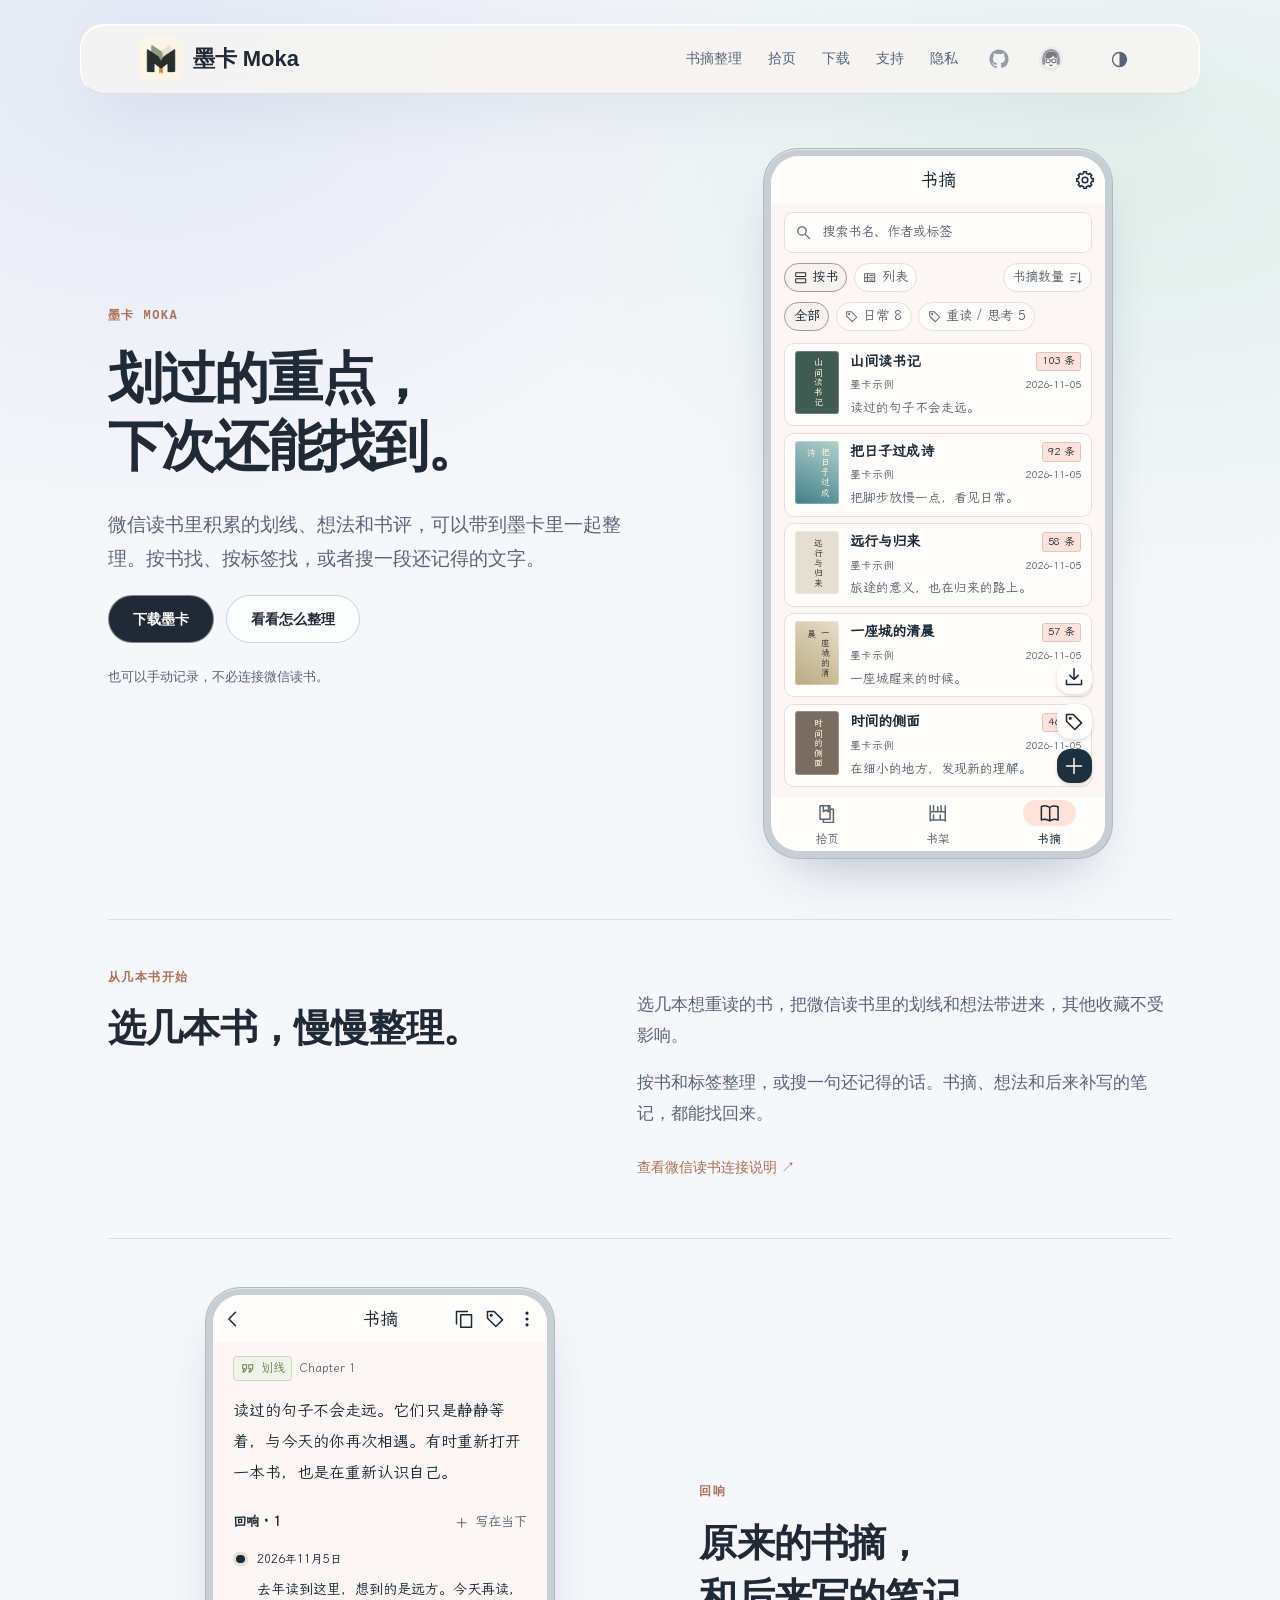
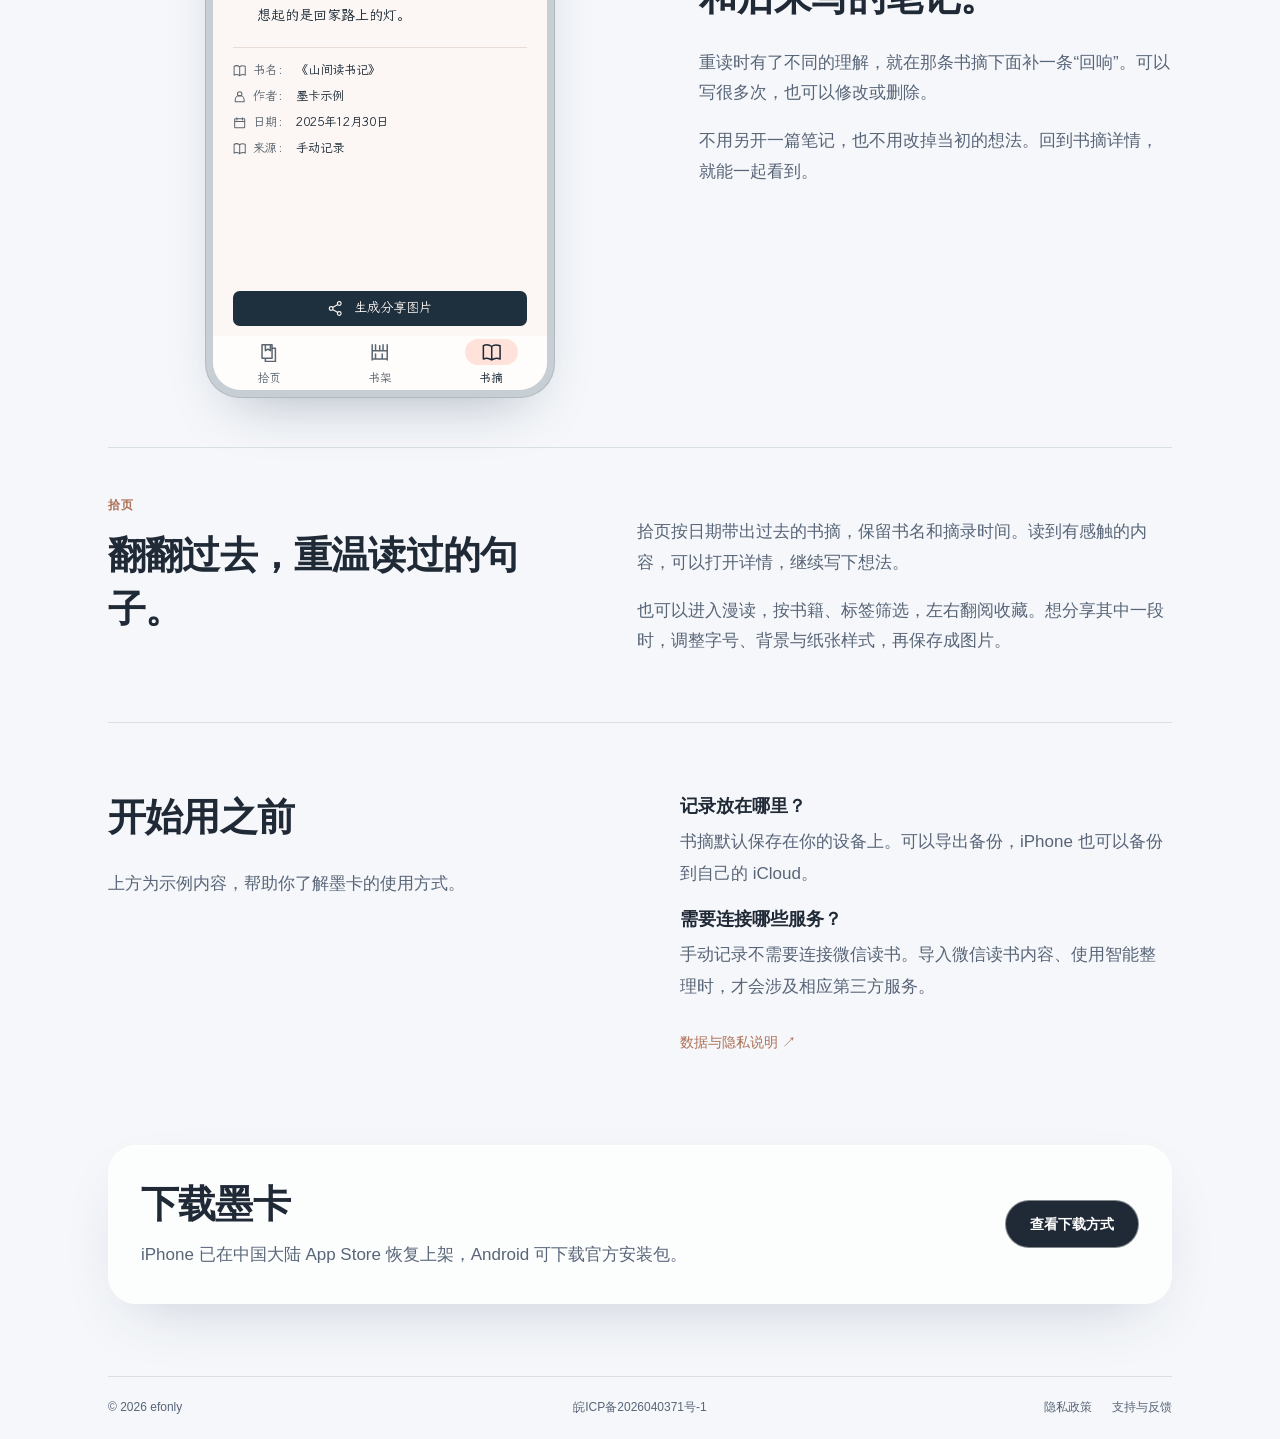
<file: index.html>
<!doctype html>
<html lang="zh-CN">
  <head>
<script src="assets/theme.js?v=54daf3537353"></script>
    <meta charset="utf-8">
    <meta name="viewport" content="width=device-width, initial-scale=1">
    <title>墨卡 Moka · 书摘与阅读笔记</title>
    <meta name="description" content="墨卡是一款阅读笔记整理工具。同步微信读书划线、想法与书评，按书、章节、分类、标签和关键词查看，并为旧书摘补充新的想法。">
    <link rel="describedby" href="llms.txt" type="text/plain">
    <link rel="icon" href="assets/moka.png?v=73ec5e3a110d">
    <link rel="stylesheet" href="assets/styles.css?v=0249830a5b6a">
  <link rel="stylesheet" href="assets/design.css?v=6422566b8742"><link rel="stylesheet" href="assets/product-preview.css?v=31b4fe821776">
<link rel="canonical" href="https://moka.efonly.cc/">
<meta property="og:type" content="website">
<meta property="og:site_name" content="墨卡 Moka">
<meta property="og:title" content="墨卡 Moka">
<meta property="og:description" content="同步、分类和回看书摘，也可以继续补充想法。">
<meta property="og:url" content="https://moka.efonly.cc/">
<meta property="og:locale" content="zh_CN">
<meta property="og:image" content="https://moka.efonly.cc/assets/moka.png?v=73ec5e3a110d">
<meta property="og:image:type" content="image/png">
<meta property="og:image:width" content="1024">
<meta property="og:image:height" content="1024">
<meta property="og:image:alt" content="墨卡 Moka 图标">
<meta name="twitter:card" content="summary">
<meta name="twitter:title" content="墨卡 Moka">
<meta name="twitter:description" content="同步、分类和回看书摘，也可以继续补充想法。">
<meta name="twitter:image" content="https://moka.efonly.cc/assets/moka.png?v=73ec5e3a110d">
<meta name="twitter:image:alt" content="墨卡 Moka 图标">
</head>
  <body class="product-site">
    <header class="site-header">
      <a class="brand" href="index.html" aria-label="墨卡首页">
        <img src="assets/moka.png?v=73ec5e3a110d" alt="">
        <span>墨卡 Moka</span>
      </a>
      <nav class="nav" aria-label="主导航">
        <a class="nav-product" href="#organize">书摘整理</a>
        <a class="nav-product" href="#memory">拾页</a>
        <a href="download.html">下载</a>
        <a href="support.html">支持</a>
        <a href="privacy.html">隐私</a>
        <a class="nav-icon-link" href="https://github.com/barks-sun/moka-site/releases" aria-label="GitHub Releases" title="GitHub Releases" target="_blank" rel="noopener noreferrer">
          <svg class="github-icon" viewBox="0 0 24 24" aria-hidden="true" focusable="false">
            <path d="M12 .5C5.65 .5.5 5.65.5 12c0 5.08 3.29 9.39 7.86 10.92.58.1.79-.25.79-.56 0-.28-.01-1.02-.02-2-3.2.69-3.88-1.54-3.88-1.54-.52-1.33-1.27-1.69-1.27-1.69-1.04-.71.08-.7.08-.7 1.15.08 1.76 1.18 1.76 1.18 1.02 1.75 2.68 1.25 3.33.95.1-.74.4-1.25.72-1.54-2.55-.29-5.23-1.28-5.23-5.68 0-1.26.45-2.28 1.18-3.08-.12-.29-.51-1.46.11-3.04 0 0 .96-.31 3.15 1.18.91-.25 1.89-.38 2.86-.38.97 0 1.95.13 2.86.38 2.19-1.49 3.15-1.18 3.15-1.18.62 1.58.23 2.75.11 3.04.74.8 1.18 1.82 1.18 3.08 0 4.42-2.69 5.39-5.25 5.68.41.35.77 1.04.77 2.1 0 1.52-.01 2.74-.01 3.11 0 .31.21.67.8.56A11.51 11.51 0 0 0 23.5 12C23.5 5.65 18.35.5 12 .5Z"/>
          </svg>
        </a>
      <a class="back-home" href="https://efonly.cc/" aria-label="返回 efonly 主站" title="返回 efonly 主站"><img src="assets/efonly.svg?v=29b9c1b591b3" alt="" width="28" height="28"></a></nav>
    </header>

    <main class="product-story refined-story">
<section class="story-hero">
<div class="story-copy"><p class="eyebrow">墨卡 Moka</p><h1>划过的重点，<br>下次还能找到。</h1><p class="story-lead">微信读书里积累的划线、想法和书评，可以带到墨卡里一起整理。按书找、按标签找，或者搜一段还记得的文字。</p><div class="hero-actions"><a class="button primary" href="download.html">下载墨卡</a><a class="button secondary" href="#organize">看看怎么整理</a></div><p class="story-note">也可以手动记录，不必连接微信读书。</p></div>
<figure class="product-preview preview-moka"><div class="preview-device" role="img" aria-label="墨卡按书查看书摘，展示搜索、标签、数量与底部导航"><div class="preview-screen" aria-hidden="true"><div class="rep-moka-nav"><b>书摘</b><span><svg viewBox="0 0 24 24"><path d="M19.39,8.94 L19.83,10.34 L21.85,10.26 L21.85,13.74 L19.83,13.66 L19.39,15.06 L18.71,16.36 L20.19,17.74 L17.74,20.19 L16.36,18.71 L15.06,19.39 L13.66,19.83 L13.74,21.85 L10.26,21.85 L10.34,19.83 L8.94,19.39 L7.64,18.71 L6.26,20.19 L3.81,17.74 L5.29,16.36 L4.61,15.06 L4.17,13.66 L2.15,13.74 L2.15,10.26 L4.17,10.34 L4.61,8.94 L5.29,7.64 L3.81,6.26 L6.26,3.81 L7.64,5.29 L8.94,4.61 L10.34,4.17 L10.26,2.15 L13.74,2.15 L13.66,4.17 L15.06,4.61 L16.36,5.29 L17.74,3.81 L20.19,6.26 L18.71,7.64 Z"/><circle cx="12" cy="12" r="3.4"/></svg></span></div><div class="rep-moka-body"><div class="rep-search"><svg viewBox="0 0 24 24"><circle cx="10" cy="10" r="6"/><path d="m15 15 6 6"/></svg><span>搜索书名、作者或标签</span></div><div class="rep-sort"><span class="active"><svg viewBox="0 0 24 24"><rect x="3" y="3" width="18" height="7" rx="1"/><rect x="3" y="14" width="18" height="7" rx="1"/></svg>按书</span><span><svg viewBox="0 0 24 24"><path d="M3 5h18v14H3zM8 5v14M3 12h18M12 8h6M12 16h6"/></svg>列表</span><span class="sort-end">书摘数量 <svg viewBox="0 0 24 24"><path d="M3 5h11M3 11h8M3 17h5M19 3v18m-3-3 3 3 3-3"/></svg></span></div><div class="rep-tags"><span class="active">全部</span><span><svg viewBox="0 0 24 24"><path d="M3 3h8l10 10-8 8L3 11Z"/><circle cx="7.5" cy="7.5" r="1"/></svg>日常 8</span><span><svg viewBox="0 0 24 24"><path d="M3 3h8l10 10-8 8L3 11Z"/><circle cx="7.5" cy="7.5" r="1"/></svg>重读 / 思考 5</span></div><div class="rep-books"><div class="rep-book"><div class="rep-cover cover-0">山间读书记</div><div class="rep-book-content"><div><strong>山间读书记</strong><em>103 条</em></div><div class="rep-meta"><span>墨卡示例</span><time>2026-11-05</time></div><p>读过的句子不会走远。</p></div></div><div class="rep-book"><div class="rep-cover cover-1">把日子过成诗</div><div class="rep-book-content"><div><strong>把日子过成诗</strong><em>92 条</em></div><div class="rep-meta"><span>墨卡示例</span><time>2026-11-05</time></div><p>把脚步放慢一点，看见日常。</p></div></div><div class="rep-book"><div class="rep-cover cover-2">远行与归来</div><div class="rep-book-content"><div><strong>远行与归来</strong><em>58 条</em></div><div class="rep-meta"><span>墨卡示例</span><time>2026-11-05</time></div><p>旅途的意义，也在归来的路上。</p></div></div><div class="rep-book"><div class="rep-cover cover-3">一座城的清晨</div><div class="rep-book-content"><div><strong>一座城的清晨</strong><em>57 条</em></div><div class="rep-meta"><span>墨卡示例</span><time>2026-11-05</time></div><p>一座城醒来的时候。</p></div></div><div class="rep-book"><div class="rep-cover cover-4">时间的侧面</div><div class="rep-book-content"><div><strong>时间的侧面</strong><em>46 条</em></div><div class="rep-meta"><span>墨卡示例</span><time>2026-11-05</time></div><p>在细小的地方，发现新的理解。</p></div></div></div><div class="rep-fabs"><span><svg viewBox="0 0 24 24"><path d="M12 2v13m-5-5 5 5 5-5M3 16v5h18v-5"/></svg></span><span><svg viewBox="0 0 24 24"><path d="M3 3h8l10 10-8 8L3 11Z"/><circle cx="7.5" cy="7.5" r="1"/></svg></span><span><svg viewBox="0 0 24 24"><path d="M12 3v18M3 12h18"/></svg></span></div></div><div class="rep-tabs"><span class=""><svg viewBox="0 0 24 24"><path d="M4 3h12v16H4zM8 3v7l3-2 3 2V3M16 7h4v16H8v-4"/></svg><small>拾页</small></span><span class=""><svg viewBox="0 0 24 24"><path d="M3 3v18M21 3v18M3 10h18M3 20h18M7 3v7M12 4v6M16 3v7M7 14v6M15 14v6"/></svg><small>书架</small></span><span class="active"><svg viewBox="0 0 24 24"><path d="M12 5C8 2 4 3 2 4v16c4-2 7-1 10 1 3-2 6-3 10-1V4c-3-1-7-2-10 1v16"/></svg><small>书摘</small></span></div></div></div></figure>
</section>
<section class="story-row story-text" id="organize">
<div class="story-copy"><p class="eyebrow">从几本书开始</p><h2>选几本书，<br>慢慢整理。</h2><p>选几本想重读的书，把微信读书里的划线和想法带进来，其他收藏不受影响。</p><p>按书和标签整理，或搜一句还记得的话。书摘、想法和后来补写的笔记，都能找回来。</p><a class="story-link" href="support.html#weread">查看微信读书连接说明 ↗</a></div>

</section>
<section class="story-row story-reverse" id="reflections">
<div class="story-copy"><p class="eyebrow">回响</p><h2>原来的书摘，<br>和后来写的笔记。</h2><p>重读时有了不同的理解，就在那条书摘下面补一条“回响”。可以写很多次，也可以修改或删除。</p><p>不用另开一篇笔记，也不用改掉当初的想法。回到书摘详情，就能一起看到。</p></div>
<figure class="product-preview preview-moka"><div class="preview-device" role="img" aria-label="墨卡书摘详情，展示原文、回响、书籍信息与分享入口"><div class="preview-screen" aria-hidden="true"><div class="rep-moka-nav detail"><span><svg viewBox="0 0 24 24"><path d="m15 4-8 8 8 8"/></svg></span><b>书摘</b><span><svg viewBox="0 0 24 24"><path d="M8 7h13v15H8zM16 3H3v15"/></svg><svg viewBox="0 0 24 24"><path d="M3 3h8l10 10-8 8L3 11Z"/><circle cx="7.5" cy="7.5" r="1"/></svg><svg viewBox="0 0 24 24"><circle cx="12" cy="5" r="1"/><circle cx="12" cy="12" r="1"/><circle cx="12" cy="19" r="1"/></svg></span></div><div class="rep-detail"><div class="rep-chapter"><span><svg viewBox="0 0 24 24"><path d="M3 5h7v7l-4 6H3l4-6H3ZM14 5h7v7l-4 6h-3l4-6h-4Z"/></svg>划线</span>Chapter 1</div><div class="rep-quote">读过的句子不会走远。它们只是静静等着，与今天的你再次相遇。有时重新打开一本书，也是在重新认识自己。</div><div class="rep-echo-title"><b>回响 · 1</b><span><svg viewBox="0 0 24 24"><path d="M12 4v16M4 12h16"/></svg>写在当下</span></div><div class="rep-echo"><i></i><div><time>2026年11月5日</time><p>去年读到这里，想到的是远方。今天再读，想起的是回家路上的灯。</p></div></div><div class="rep-book-info"><div><svg viewBox="0 0 24 24"><path d="M12 5C8 2 4 3 2 4v16c4-2 7-1 10 1 3-2 6-3 10-1V4c-3-1-7-2-10 1v16"/></svg>书名： <b>《山间读书记》</b></div><div><svg viewBox="0 0 24 24"><circle cx="12" cy="7" r="4"/><path d="M4 21v-3a8 8 0 0 1 16 0v3Z"/></svg>作者： <b>墨卡示例</b></div><div><svg viewBox="0 0 24 24"><rect x="3" y="5" width="18" height="16" rx="1"/><path d="M3 10h18M7 3v4M17 3v4"/></svg>日期： <b>2025年12月30日</b></div><div><svg viewBox="0 0 24 24"><path d="M12 5C8 2 4 3 2 4v16c4-2 7-1 10 1 3-2 6-3 10-1V4c-3-1-7-2-10 1v16"/></svg>来源： <b>手动记录</b></div></div><div class="rep-share"><svg viewBox="0 0 24 24"><circle cx="18" cy="4" r="3"/><circle cx="5" cy="12" r="3"/><circle cx="18" cy="20" r="3"/><path d="m8 10 7-4M8 14l7 4"/></svg>生成分享图片</div></div><div class="rep-tabs"><span class=""><svg viewBox="0 0 24 24"><path d="M4 3h12v16H4zM8 3v7l3-2 3 2V3M16 7h4v16H8v-4"/></svg><small>拾页</small></span><span class=""><svg viewBox="0 0 24 24"><path d="M3 3v18M21 3v18M3 10h18M3 20h18M7 3v7M12 4v6M16 3v7M7 14v6M15 14v6"/></svg><small>书架</small></span><span class="active"><svg viewBox="0 0 24 24"><path d="M12 5C8 2 4 3 2 4v16c4-2 7-1 10 1 3-2 6-3 10-1V4c-3-1-7-2-10 1v16"/></svg><small>书摘</small></span></div></div></div></figure>
</section>
<section class="story-row story-text" id="memory">
<div class="story-copy"><p class="eyebrow">拾页</p><h2>翻翻过去，<br>重温读过的句子。</h2><p>拾页按日期带出过去的书摘，保留书名和摘录时间。读到有感触的内容，可以打开详情，继续写下想法。</p><p>也可以进入漫读，按书籍、标签筛选，左右翻阅收藏。想分享其中一段时，调整字号、背景与纸张样式，再保存成图片。</p></div>

</section>
<section class="story-facts"><div><h2>开始用之前</h2><p>上方为示例内容，帮助你了解墨卡的使用方式。</p></div><div><h3>记录放在哪里？</h3><p>书摘默认保存在你的设备上。可以导出备份，iPhone 也可以备份到自己的 iCloud。</p><h3>需要连接哪些服务？</h3><p>手动记录不需要连接微信读书。导入微信读书内容、使用智能整理时，才会涉及相应第三方服务。</p><a class="story-link" href="privacy.html">数据与隐私说明 ↗</a></div></section>
<section class="story-end"><div><h2>下载墨卡</h2><p>iPhone 已在中国大陆 App Store 恢复上架，Android 可下载官方安装包。</p></div><a class="button primary" href="download.html">查看下载方式</a></section>
</main>

    <footer class="site-footer"><span class="footer-copyright">© 2026 efonly</span><p class="site-registration"><a href="https://beian.miit.gov.cn/" target="_blank" rel="noopener noreferrer">皖ICP备2026040371号-1</a></p><div class="footer-links"><a href="privacy.html">隐私政策</a><a href="support.html">支持与反馈</a></div></footer>
  </body>
</html>
</file>
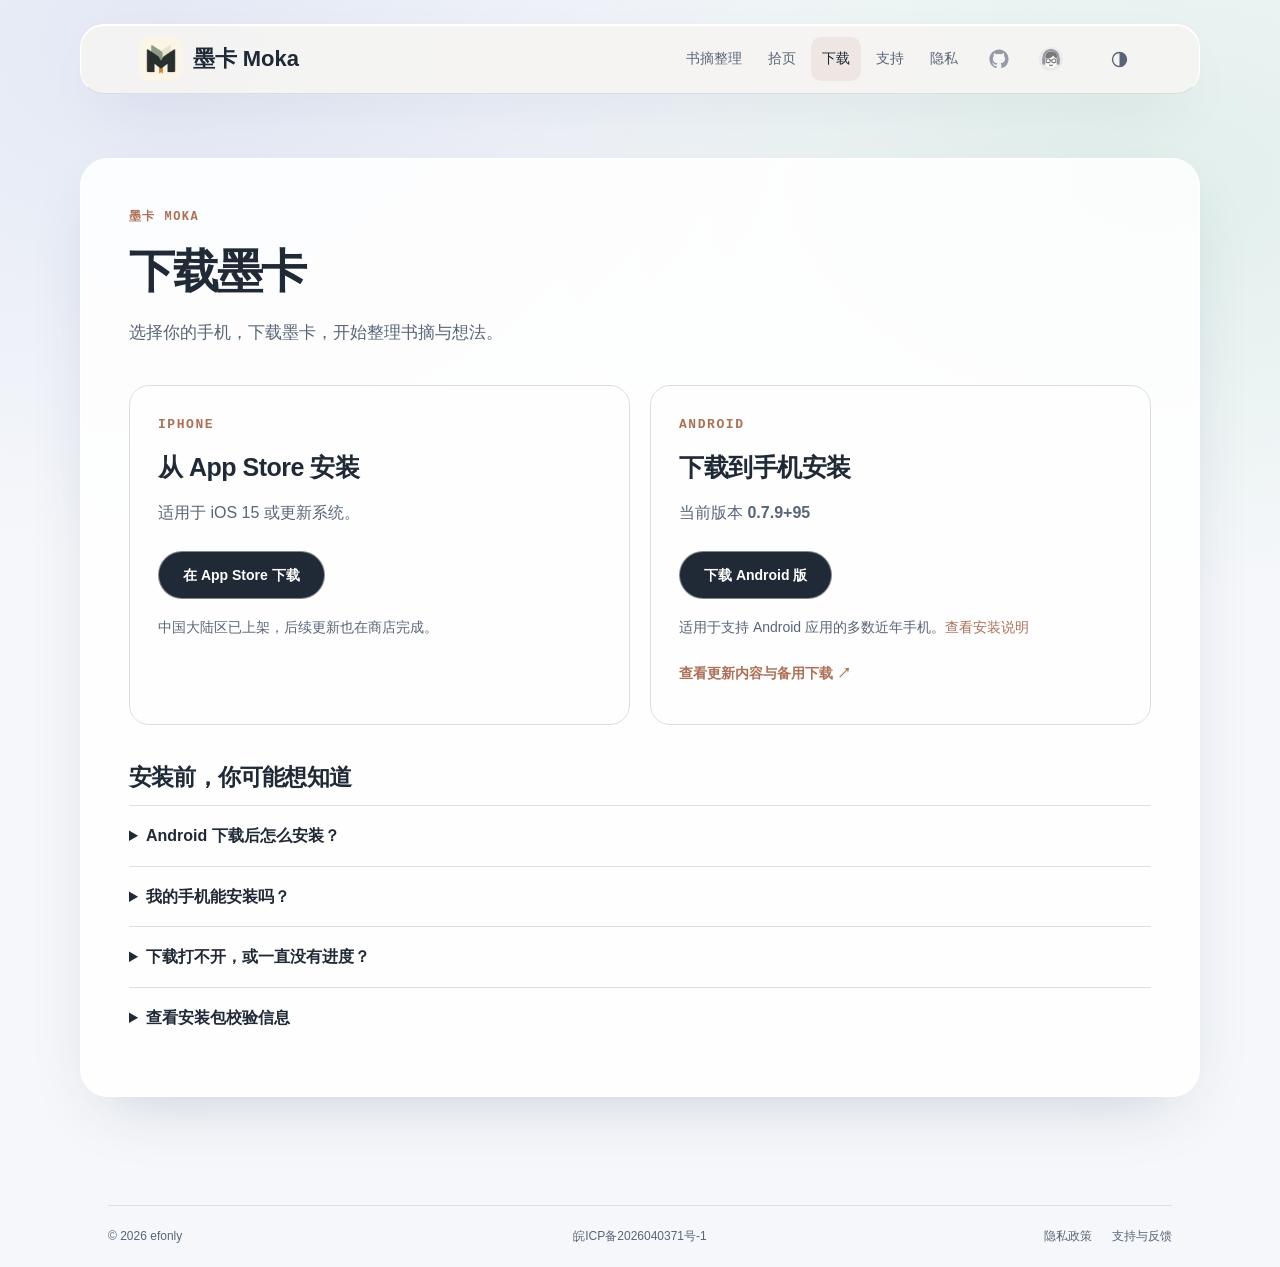
<file: download.html>
<!doctype html>
<html lang="zh-CN">
  <head>
<script src="assets/theme.js?v=54daf3537353"></script>
    <meta charset="utf-8">
    <meta name="viewport" content="width=device-width, initial-scale=1">
    <title>下载 | 墨卡</title>
    <meta name="description" content="墨卡官方下载入口。">
    <link rel="describedby" href="llms.txt" type="text/plain">
    <link rel="icon" href="assets/moka.png?v=73ec5e3a110d">
    <link rel="stylesheet" href="assets/styles.css?v=0249830a5b6a">
  <link rel="stylesheet" href="assets/design.css?v=6422566b8742">
<link rel="canonical" href="https://moka.efonly.cc/download.html">
<meta property="og:type" content="website">
<meta property="og:site_name" content="墨卡 Moka">
<meta property="og:title" content="下载 | 墨卡">
<meta property="og:description" content="墨卡官方下载入口。">
<meta property="og:url" content="https://moka.efonly.cc/download.html">
<meta property="og:locale" content="zh_CN">
<meta property="og:image" content="https://moka.efonly.cc/assets/moka.png?v=73ec5e3a110d">
<meta property="og:image:type" content="image/png">
<meta property="og:image:width" content="1024">
<meta property="og:image:height" content="1024">
<meta property="og:image:alt" content="墨卡 Moka 图标">
<meta name="twitter:card" content="summary">
<meta name="twitter:title" content="下载 | 墨卡">
<meta name="twitter:description" content="墨卡官方下载入口。">
<meta name="twitter:image" content="https://moka.efonly.cc/assets/moka.png?v=73ec5e3a110d">
<meta name="twitter:image:alt" content="墨卡 Moka 图标">
</head>
  <body class="product-site">
    <header class="site-header">
      <a class="brand" href="index.html" aria-label="墨卡首页">
        <img src="assets/moka.png?v=73ec5e3a110d" alt="">
        <span>墨卡 Moka</span>
      </a>
      <nav class="nav" aria-label="主导航">
        <a class="nav-product" href="index.html#organize">书摘整理</a>
        <a class="nav-product" href="index.html#memory">拾页</a>
        <a href="download.html" aria-current="page">下载</a>
        <a href="support.html">支持</a>
        <a href="privacy.html">隐私</a>
        <a class="nav-icon-link" href="https://github.com/barks-sun/moka-site/releases" aria-label="GitHub Releases" title="GitHub Releases" target="_blank" rel="noopener noreferrer">
          <svg class="github-icon" viewBox="0 0 24 24" aria-hidden="true" focusable="false">
            <path d="M12 .5C5.65 .5.5 5.65.5 12c0 5.08 3.29 9.39 7.86 10.92.58.1.79-.25.79-.56 0-.28-.01-1.02-.02-2-3.2.69-3.88-1.54-3.88-1.54-.52-1.33-1.27-1.69-1.27-1.69-1.04-.71.08-.7.08-.7 1.15.08 1.76 1.18 1.76 1.18 1.02 1.75 2.68 1.25 3.33.95.1-.74.4-1.25.72-1.54-2.55-.29-5.23-1.28-5.23-5.68 0-1.26.45-2.28 1.18-3.08-.12-.29-.51-1.46.11-3.04 0 0 .96-.31 3.15 1.18.91-.25 1.89-.38 2.86-.38.97 0 1.95.13 2.86.38 2.19-1.49 3.15-1.18 3.15-1.18.62 1.58.23 2.75.11 3.04.74.8 1.18 1.82 1.18 3.08 0 4.42-2.69 5.39-5.25 5.68.41.35.77 1.04.77 2.1 0 1.52-.01 2.74-.01 3.11 0 .31.21.67.8.56A11.51 11.51 0 0 0 23.5 12C23.5 5.65 18.35.5 12 .5Z"/>
          </svg>
          <span class="nav-icon-label">GitHub</span>
        </a>
      <a class="back-home" href="https://efonly.cc/" aria-label="返回 efonly 主站" title="返回 efonly 主站"><img src="assets/efonly.svg?v=29b9c1b591b3" alt="" width="28" height="28"></a></nav>
    </header>

    <main class="document download-page">
<section class="doc-body">
<header class="page-intro"><p class="eyebrow">墨卡 Moka</p><h1>下载墨卡</h1><p>选择你的手机，下载墨卡，开始整理书摘与想法。</p></header>
<div class="install-options">
<section class="install-option" aria-labelledby="iphone-title">
<p class="eyebrow">iPhone</p><h2 id="iphone-title">从 App Store 安装</h2>
<p>适用于 iOS 15 或更新系统。</p>
<a class="button primary" href="https://apps.apple.com/cn/app/%E5%A2%A8%E5%8D%A1-moka/id6775122875" target="_blank" rel="noopener noreferrer">在 App Store 下载</a>
<p class="install-caption">中国大陆区已上架，后续更新也在商店完成。</p>
</section>
<section class="install-option" id="android" aria-labelledby="android-title">
<p class="eyebrow">Android</p><h2 id="android-title">下载到手机安装</h2>
<p>当前版本 <strong data-android-version>读取中</strong></p>
<a class="button primary" href="https://github.com/barks-sun/moka-site/releases/latest/download/moka-android-arm64-v8a.apk" data-android-package="arm64-v8a">下载 Android 版</a>
<p class="install-caption">适用于支持 Android 应用的多数近年手机。<a href="#install-help">查看安装说明</a></p>
<a class="text-link" href="https://github.com/barks-sun/moka-site/releases/latest">查看更新内容与备用下载 ↗</a>
</section>
</div>
<section class="download-help" id="install-help"><h2>安装前，你可能想知道</h2>
<details class="help-disclosure"><summary>Android 下载后怎么安装？</summary><p>在手机上打开下载的安装文件，按系统提示安装。如果提示需要允许浏览器安装应用，请确认文件来自本页后再开启权限。</p><p>更新时直接覆盖安装，保留原来的书摘和设置，不要先卸载。也可以在墨卡设置中检查更新。</p></details>
<details class="help-disclosure"><summary>我的手机能安装吗？</summary><p>目前提供 ARM64 安装包，适用于多数近年的 Android 手机。不支持 Android 应用的系统（如 HarmonyOS NEXT）无法安装。若系统提示不兼容，请先核对设备支持情况，或到<a href="support.html">支持页</a>联系我们。</p></details>
<details class="help-disclosure"><summary>下载打不开，或一直没有进度？</summary><p>安装文件由 GitHub 托管，连接速度取决于网络环境。可以稍后重试，或打开上方备用下载页。</p></details>
<details class="help-disclosure"><summary>查看安装包校验信息</summary><p>校验值用于核对下载文件是否完整。需要手动检查时，可将文件的 SHA-256 与下方内容对照。</p><dl class="package-facts"><dt>发布日期</dt><dd data-android-released-at>读取中</dd><dt>文件名</dt><dd data-android-file="arm64-v8a">moka-android-arm64-v8a.apk</dd><dt>SHA-256</dt><dd><code data-android-sha="arm64-v8a">读取中</code></dd></dl><a data-android-checksum-link href="https://github.com/barks-sun/moka-site/releases/latest/download/SHA256SUMS.txt">下载校验文件</a></details>
</section>
</section>
</main>

    <footer class="site-footer"><span class="footer-copyright">© 2026 efonly</span><p class="site-registration"><a href="https://beian.miit.gov.cn/" target="_blank" rel="noopener noreferrer">皖ICP备2026040371号-1</a></p><div class="footer-links"><a href="privacy.html">隐私政策</a><a href="support.html">支持与反馈</a></div></footer>
    <script>
      (() => {
        const setText = (selector, value) => {
          document.querySelectorAll(selector).forEach((element) => {
            element.textContent = value;
          });
        };

        const setPackage = (data, abi) => {
          const packageInfo = data.android?.packages?.[abi];
          if (!packageInfo) return;

          const link = document.querySelector(`[data-android-package="${abi}"]`);
          if (link && packageInfo.apkUrl) {
            link.href = packageInfo.apkUrl;
          }

          const file = document.querySelector(`[data-android-file="${abi}"]`);
          if (file && packageInfo.fileName) {
            file.textContent = packageInfo.fileName;
          }

          const sha = document.querySelector(`[data-android-sha="${abi}"]`);
          if (sha && packageInfo.sha256) {
            sha.textContent = packageInfo.sha256;
          }
        };

        fetch("releases/latest.json", { cache: "no-store" })
          .then((response) => {
            if (!response.ok) throw new Error("latest metadata unavailable");
            return response.json();
          })
          .then((data) => {
            if (data.version && data.buildNumber) {
              setText("[data-android-version]", `${data.version}+${data.buildNumber}`);
            }
            if (data.releasedAt) {
              setText("[data-android-released-at]", data.releasedAt);
            }
            if (data.android?.checksumUrl) {
              document.querySelectorAll("[data-android-checksum-link]").forEach((link) => {
                link.href = data.android.checksumUrl;
              });
            }
            setPackage(data, "arm64-v8a");
          })
          .catch(() => {
            setText("[data-android-version]", "最新版");
            setText("[data-android-released-at]", "以 GitHub Releases 为准");
            setText("[data-android-sha]", "见 SHA-256 校验文件");
          });
      })();
    </script>
  </body>
</html>
</file>
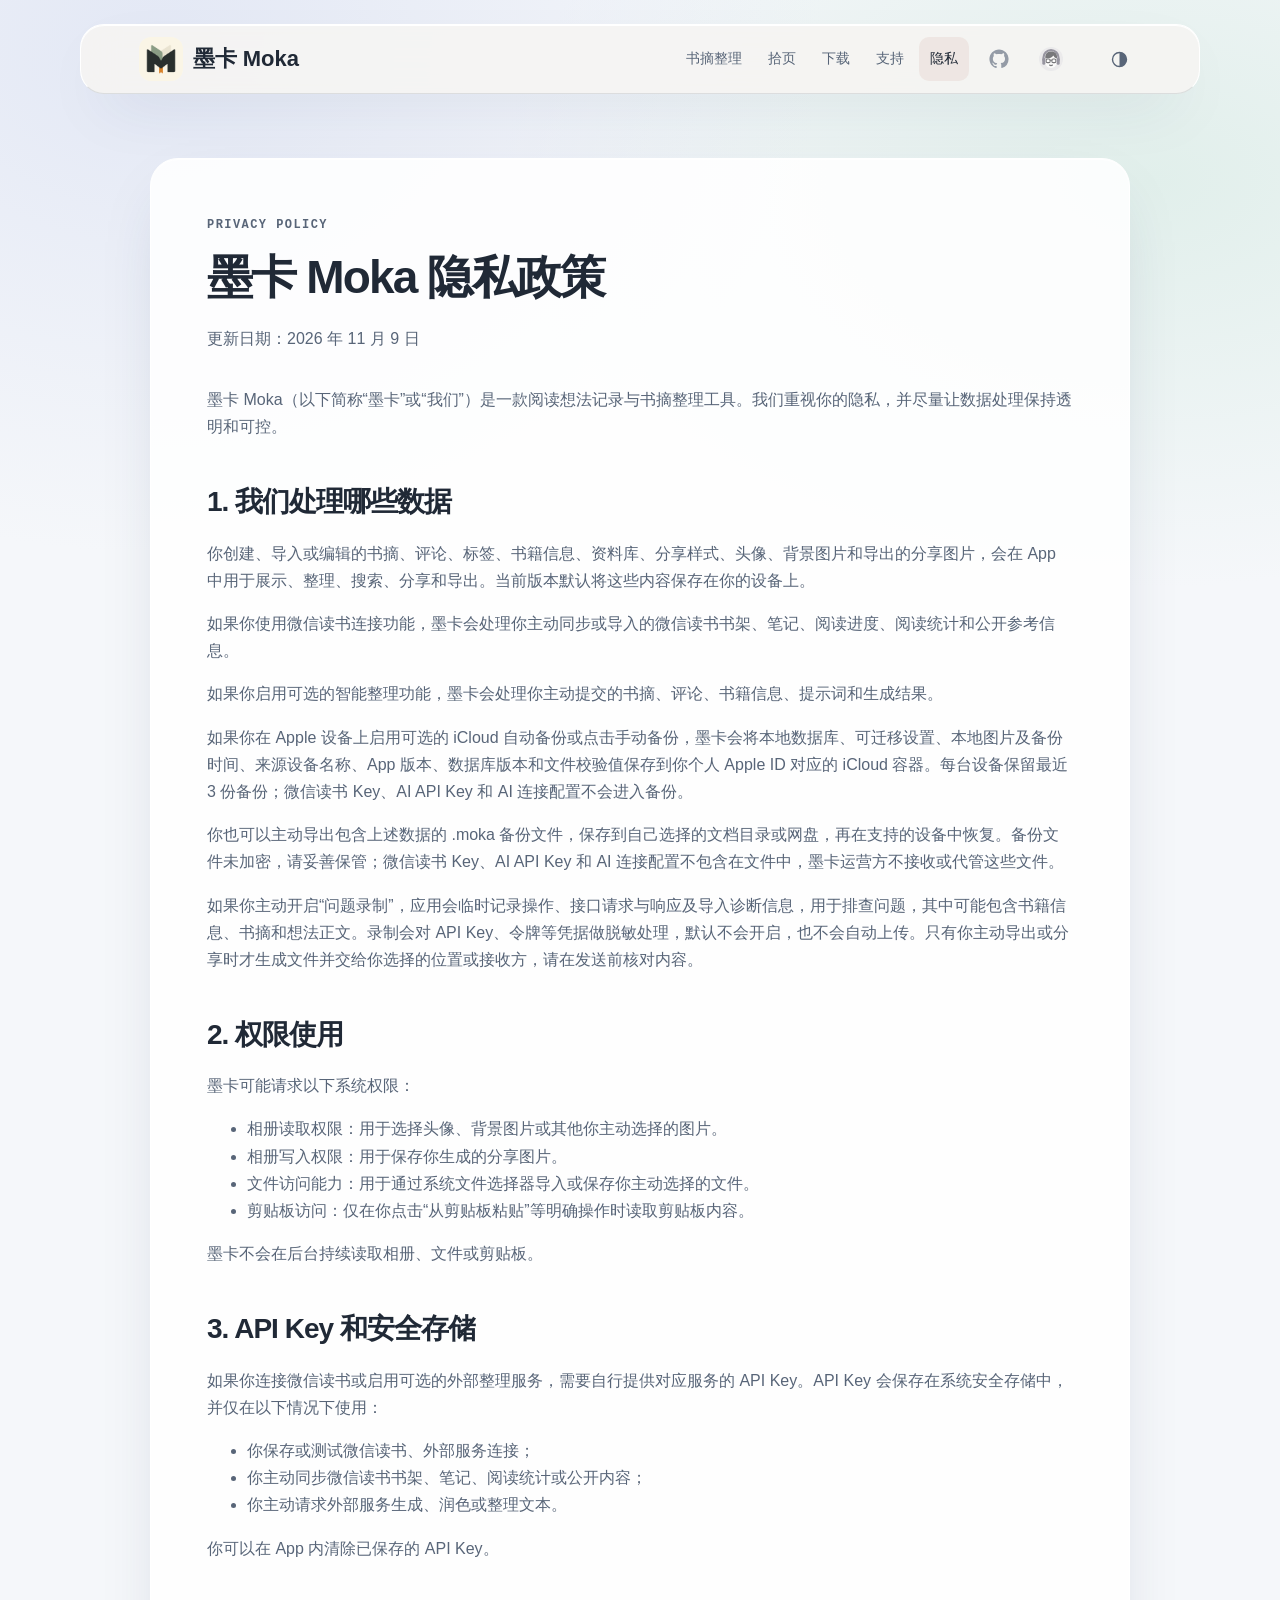
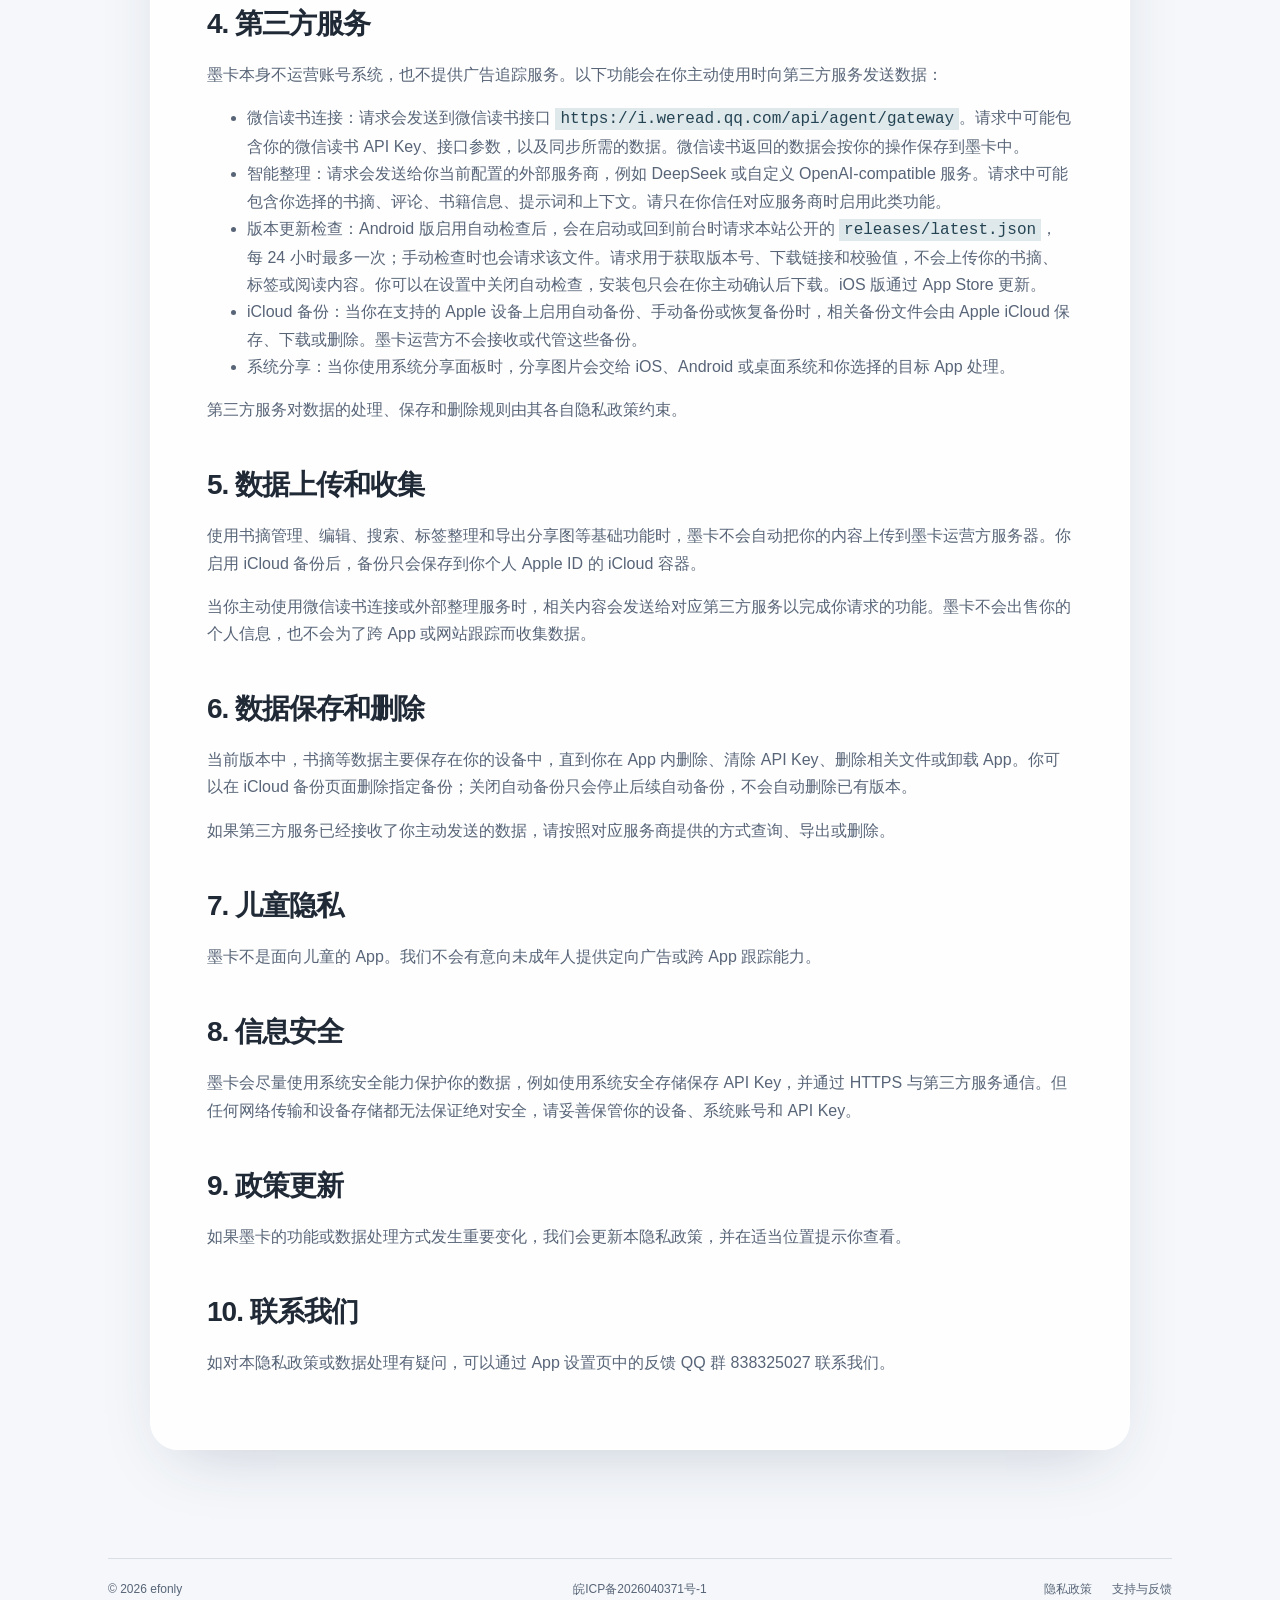
<file: privacy.html>
<!doctype html>
<html lang="zh-CN">
  <head>
<script src="assets/theme.js?v=54daf3537353"></script>
    <meta charset="utf-8">
    <meta name="viewport" content="width=device-width, initial-scale=1">
    <title>隐私政策 | 墨卡</title>
    <meta name="description" content="墨卡 Moka 隐私政策。">
    <link rel="describedby" href="llms.txt" type="text/plain">
    <link rel="icon" href="assets/moka.png?v=73ec5e3a110d">
    <link rel="stylesheet" href="assets/styles.css?v=0249830a5b6a">
  <link rel="stylesheet" href="assets/design.css?v=6422566b8742">
<link rel="canonical" href="https://moka.efonly.cc/privacy.html">
<meta property="og:type" content="website">
<meta property="og:site_name" content="墨卡 Moka">
<meta property="og:title" content="隐私政策 | 墨卡">
<meta property="og:description" content="墨卡 Moka 隐私政策。">
<meta property="og:url" content="https://moka.efonly.cc/privacy.html">
<meta property="og:locale" content="zh_CN">
<meta property="og:image" content="https://moka.efonly.cc/assets/moka.png?v=73ec5e3a110d">
<meta property="og:image:type" content="image/png">
<meta property="og:image:width" content="1024">
<meta property="og:image:height" content="1024">
<meta property="og:image:alt" content="墨卡 Moka 图标">
<meta name="twitter:card" content="summary">
<meta name="twitter:title" content="隐私政策 | 墨卡">
<meta name="twitter:description" content="墨卡 Moka 隐私政策。">
<meta name="twitter:image" content="https://moka.efonly.cc/assets/moka.png?v=73ec5e3a110d">
<meta name="twitter:image:alt" content="墨卡 Moka 图标">
</head>
  <body class="product-site">
    <header class="site-header">
      <a class="brand" href="index.html" aria-label="墨卡首页">
        <img src="assets/moka.png?v=73ec5e3a110d" alt="">
        <span>墨卡 Moka</span>
      </a>
      <nav class="nav" aria-label="主导航">
        <a class="nav-product" href="index.html#organize">书摘整理</a>
        <a class="nav-product" href="index.html#memory">拾页</a>
        <a href="download.html">下载</a>
        <a href="support.html">支持</a>
        <a href="privacy.html" aria-current="page">隐私</a>
        <a class="nav-icon-link" href="https://github.com/barks-sun/moka-site/releases" aria-label="GitHub Releases" title="GitHub Releases" target="_blank" rel="noopener noreferrer">
          <svg class="github-icon" viewBox="0 0 24 24" aria-hidden="true" focusable="false">
            <path d="M12 .5C5.65 .5.5 5.65.5 12c0 5.08 3.29 9.39 7.86 10.92.58.1.79-.25.79-.56 0-.28-.01-1.02-.02-2-3.2.69-3.88-1.54-3.88-1.54-.52-1.33-1.27-1.69-1.27-1.69-1.04-.71.08-.7.08-.7 1.15.08 1.76 1.18 1.76 1.18 1.02 1.75 2.68 1.25 3.33.95.1-.74.4-1.25.72-1.54-2.55-.29-5.23-1.28-5.23-5.68 0-1.26.45-2.28 1.18-3.08-.12-.29-.51-1.46.11-3.04 0 0 .96-.31 3.15 1.18.91-.25 1.89-.38 2.86-.38.97 0 1.95.13 2.86.38 2.19-1.49 3.15-1.18 3.15-1.18.62 1.58.23 2.75.11 3.04.74.8 1.18 1.82 1.18 3.08 0 4.42-2.69 5.39-5.25 5.68.41.35.77 1.04.77 2.1 0 1.52-.01 2.74-.01 3.11 0 .31.21.67.8.56A11.51 11.51 0 0 0 23.5 12C23.5 5.65 18.35.5 12 .5Z"/>
          </svg>
          <span class="nav-icon-label">GitHub</span>
        </a>
      <a class="back-home" href="https://efonly.cc/" aria-label="返回 efonly 主站" title="返回 efonly 主站"><img src="assets/efonly.svg?v=29b9c1b591b3" alt="" width="28" height="28"></a></nav>
    </header>

    <main class="document">
      <article class="doc-body">
        <p class="eyebrow">Privacy Policy</p>
        <h1>墨卡 Moka 隐私政策</h1>
        <p class="doc-date">更新日期：2026 年 11 月 9 日</p>
        <p>墨卡 Moka（以下简称“墨卡”或“我们”）是一款阅读想法记录与书摘整理工具。我们重视你的隐私，并尽量让数据处理保持透明和可控。</p>

        <h2>1. 我们处理哪些数据</h2>
        <p>你创建、导入或编辑的书摘、评论、标签、书籍信息、资料库、分享样式、头像、背景图片和导出的分享图片，会在 App 中用于展示、整理、搜索、分享和导出。当前版本默认将这些内容保存在你的设备上。</p>
        <p>如果你使用微信读书连接功能，墨卡会处理你主动同步或导入的微信读书书架、笔记、阅读进度、阅读统计和公开参考信息。</p>
        <p>如果你启用可选的智能整理功能，墨卡会处理你主动提交的书摘、评论、书籍信息、提示词和生成结果。</p>
        <p>如果你在 Apple 设备上启用可选的 iCloud 自动备份或点击手动备份，墨卡会将本地数据库、可迁移设置、本地图片及备份时间、来源设备名称、App 版本、数据库版本和文件校验值保存到你个人 Apple ID 对应的 iCloud 容器。每台设备保留最近 3 份备份；微信读书 Key、AI API Key 和 AI 连接配置不会进入备份。</p>

        <p>你也可以主动导出包含上述数据的 .moka 备份文件，保存到自己选择的文档目录或网盘，再在支持的设备中恢复。备份文件未加密，请妥善保管；微信读书 Key、AI API Key 和 AI 连接配置不包含在文件中，墨卡运营方不接收或代管这些文件。</p>

        <p>如果你主动开启“问题录制”，应用会临时记录操作、接口请求与响应及导入诊断信息，用于排查问题，其中可能包含书籍信息、书摘和想法正文。录制会对 API Key、令牌等凭据做脱敏处理，默认不会开启，也不会自动上传。只有你主动导出或分享时才生成文件并交给你选择的位置或接收方，请在发送前核对内容。</p>

        <h2>2. 权限使用</h2>
        <p>墨卡可能请求以下系统权限：</p>
        <ul>
          <li>相册读取权限：用于选择头像、背景图片或其他你主动选择的图片。</li>
          <li>相册写入权限：用于保存你生成的分享图片。</li>
          <li>文件访问能力：用于通过系统文件选择器导入或保存你主动选择的文件。</li>
          <li>剪贴板访问：仅在你点击“从剪贴板粘贴”等明确操作时读取剪贴板内容。</li>
        </ul>
        <p>墨卡不会在后台持续读取相册、文件或剪贴板。</p>

        <h2>3. API Key 和安全存储</h2>
        <p>如果你连接微信读书或启用可选的外部整理服务，需要自行提供对应服务的 API Key。API Key 会保存在系统安全存储中，并仅在以下情况下使用：</p>
        <ul>
          <li>你保存或测试微信读书、外部服务连接；</li>
          <li>你主动同步微信读书书架、笔记、阅读统计或公开内容；</li>
          <li>你主动请求外部服务生成、润色或整理文本。</li>
        </ul>
        <p>你可以在 App 内清除已保存的 API Key。</p>

        <h2>4. 第三方服务</h2>
        <p>墨卡本身不运营账号系统，也不提供广告追踪服务。以下功能会在你主动使用时向第三方服务发送数据：</p>
        <ul>
          <li>微信读书连接：请求会发送到微信读书接口 <code>https://i.weread.qq.com/api/agent/gateway</code>。请求中可能包含你的微信读书 API Key、接口参数，以及同步所需的数据。微信读书返回的数据会按你的操作保存到墨卡中。</li>
          <li>智能整理：请求会发送给你当前配置的外部服务商，例如 DeepSeek 或自定义 OpenAI-compatible 服务。请求中可能包含你选择的书摘、评论、书籍信息、提示词和上下文。请只在你信任对应服务商时启用此类功能。</li>
          <li>版本更新检查：Android 版启用自动检查后，会在启动或回到前台时请求本站公开的 <code>releases/latest.json</code>，每 24 小时最多一次；手动检查时也会请求该文件。请求用于获取版本号、下载链接和校验值，不会上传你的书摘、标签或阅读内容。你可以在设置中关闭自动检查，安装包只会在你主动确认后下载。iOS 版通过 App Store 更新。</li>
          <li>iCloud 备份：当你在支持的 Apple 设备上启用自动备份、手动备份或恢复备份时，相关备份文件会由 Apple iCloud 保存、下载或删除。墨卡运营方不会接收或代管这些备份。</li>
          <li>系统分享：当你使用系统分享面板时，分享图片会交给 iOS、Android 或桌面系统和你选择的目标 App 处理。</li>
        </ul>
        <p>第三方服务对数据的处理、保存和删除规则由其各自隐私政策约束。</p>

        <h2>5. 数据上传和收集</h2>
        <p>使用书摘管理、编辑、搜索、标签整理和导出分享图等基础功能时，墨卡不会自动把你的内容上传到墨卡运营方服务器。你启用 iCloud 备份后，备份只会保存到你个人 Apple ID 的 iCloud 容器。</p>
        <p>当你主动使用微信读书连接或外部整理服务时，相关内容会发送给对应第三方服务以完成你请求的功能。墨卡不会出售你的个人信息，也不会为了跨 App 或网站跟踪而收集数据。</p>

        <h2>6. 数据保存和删除</h2>
        <p>当前版本中，书摘等数据主要保存在你的设备中，直到你在 App 内删除、清除 API Key、删除相关文件或卸载 App。你可以在 iCloud 备份页面删除指定备份；关闭自动备份只会停止后续自动备份，不会自动删除已有版本。</p>
        <p>如果第三方服务已经接收了你主动发送的数据，请按照对应服务商提供的方式查询、导出或删除。</p>

        <h2>7. 儿童隐私</h2>
        <p>墨卡不是面向儿童的 App。我们不会有意向未成年人提供定向广告或跨 App 跟踪能力。</p>

        <h2>8. 信息安全</h2>
        <p>墨卡会尽量使用系统安全能力保护你的数据，例如使用系统安全存储保存 API Key，并通过 HTTPS 与第三方服务通信。但任何网络传输和设备存储都无法保证绝对安全，请妥善保管你的设备、系统账号和 API Key。</p>

        <h2>9. 政策更新</h2>
        <p>如果墨卡的功能或数据处理方式发生重要变化，我们会更新本隐私政策，并在适当位置提示你查看。</p>

        <h2>10. 联系我们</h2>
        <p>如对本隐私政策或数据处理有疑问，可以通过 App 设置页中的反馈 QQ 群 838325027 联系我们。</p>
      </article>
    </main>

    <footer class="site-footer"><span class="footer-copyright">© 2026 efonly</span><p class="site-registration"><a href="https://beian.miit.gov.cn/" target="_blank" rel="noopener noreferrer">皖ICP备2026040371号-1</a></p><div class="footer-links"><a href="privacy.html">隐私政策</a><a href="support.html">支持与反馈</a></div></footer>
  </body>
</html>
</file>
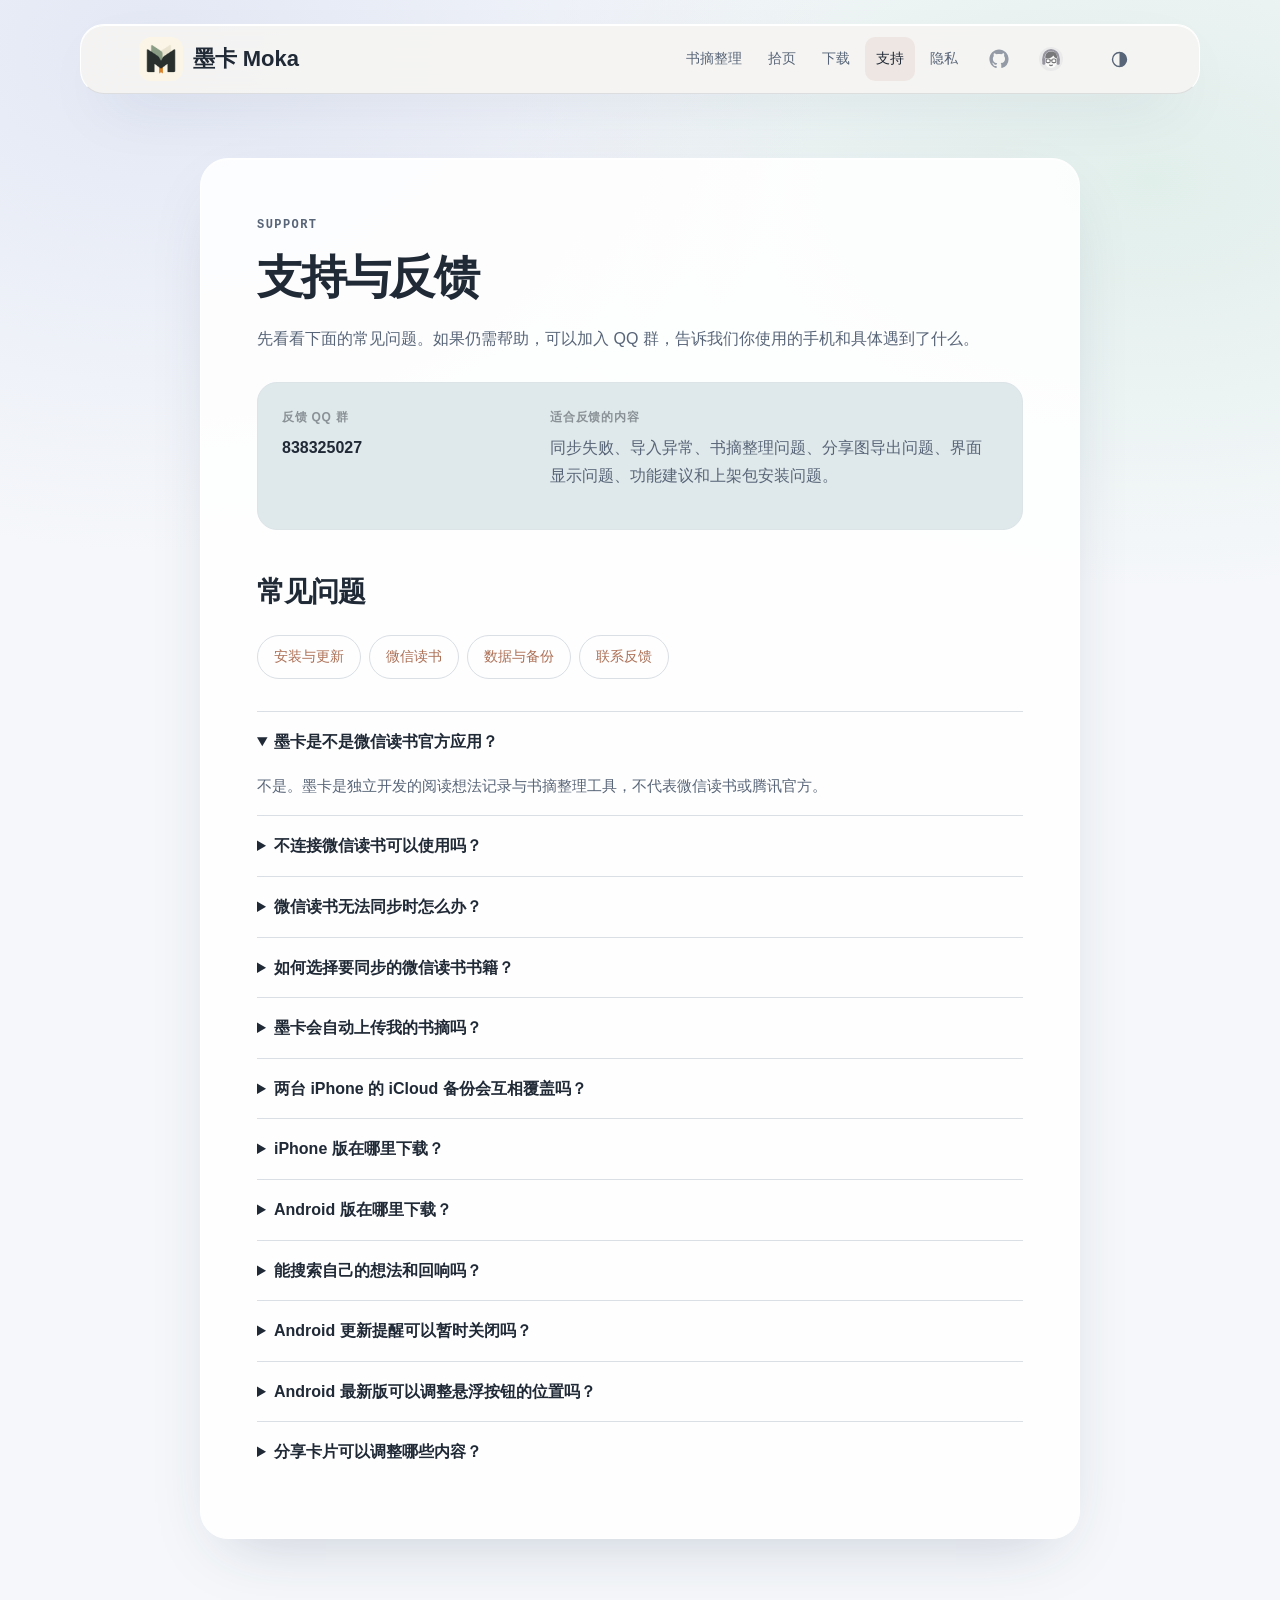
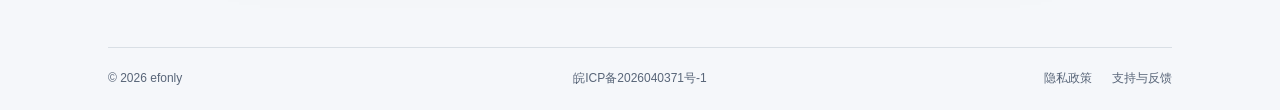
<file: support.html>
<!doctype html>
<html lang="zh-CN">
  <head>
<script src="assets/theme.js?v=54daf3537353"></script>
    <meta charset="utf-8">
    <meta name="viewport" content="width=device-width, initial-scale=1">
    <title>支持与反馈 | 墨卡</title>
    <meta name="description" content="墨卡支持、反馈和常见问题。">
    <link rel="describedby" href="llms.txt" type="text/plain">
    <link rel="icon" href="assets/moka.png?v=73ec5e3a110d">
    <link rel="stylesheet" href="assets/styles.css?v=0249830a5b6a">
  <link rel="stylesheet" href="assets/design.css?v=6422566b8742">
<link rel="canonical" href="https://moka.efonly.cc/support.html">
<meta property="og:type" content="website">
<meta property="og:site_name" content="墨卡 Moka">
<meta property="og:title" content="支持与反馈 | 墨卡">
<meta property="og:description" content="墨卡支持、反馈和常见问题。">
<meta property="og:url" content="https://moka.efonly.cc/support.html">
<meta property="og:locale" content="zh_CN">
<meta property="og:image" content="https://moka.efonly.cc/assets/moka.png?v=73ec5e3a110d">
<meta property="og:image:type" content="image/png">
<meta property="og:image:width" content="1024">
<meta property="og:image:height" content="1024">
<meta property="og:image:alt" content="墨卡 Moka 图标">
<meta name="twitter:card" content="summary">
<meta name="twitter:title" content="支持与反馈 | 墨卡">
<meta name="twitter:description" content="墨卡支持、反馈和常见问题。">
<meta name="twitter:image" content="https://moka.efonly.cc/assets/moka.png?v=73ec5e3a110d">
<meta name="twitter:image:alt" content="墨卡 Moka 图标">
</head>
  <body class="product-site">
    <header class="site-header">
      <a class="brand" href="index.html" aria-label="墨卡首页">
        <img src="assets/moka.png?v=73ec5e3a110d" alt="">
        <span>墨卡 Moka</span>
      </a>
      <nav class="nav" aria-label="主导航">
        <a class="nav-product" href="index.html#organize">书摘整理</a>
        <a class="nav-product" href="index.html#memory">拾页</a>
        <a href="download.html">下载</a>
        <a href="support.html" aria-current="page">支持</a>
        <a href="privacy.html">隐私</a>
        <a class="nav-icon-link" href="https://github.com/barks-sun/moka-site/releases" aria-label="GitHub Releases" title="GitHub Releases" target="_blank" rel="noopener noreferrer">
          <svg class="github-icon" viewBox="0 0 24 24" aria-hidden="true" focusable="false">
            <path d="M12 .5C5.65 .5.5 5.65.5 12c0 5.08 3.29 9.39 7.86 10.92.58.1.79-.25.79-.56 0-.28-.01-1.02-.02-2-3.2.69-3.88-1.54-3.88-1.54-.52-1.33-1.27-1.69-1.27-1.69-1.04-.71.08-.7.08-.7 1.15.08 1.76 1.18 1.76 1.18 1.02 1.75 2.68 1.25 3.33.95.1-.74.4-1.25.72-1.54-2.55-.29-5.23-1.28-5.23-5.68 0-1.26.45-2.28 1.18-3.08-.12-.29-.51-1.46.11-3.04 0 0 .96-.31 3.15 1.18.91-.25 1.89-.38 2.86-.38.97 0 1.95.13 2.86.38 2.19-1.49 3.15-1.18 3.15-1.18.62 1.58.23 2.75.11 3.04.74.8 1.18 1.82 1.18 3.08 0 4.42-2.69 5.39-5.25 5.68.41.35.77 1.04.77 2.1 0 1.52-.01 2.74-.01 3.11 0 .31.21.67.8.56A11.51 11.51 0 0 0 23.5 12C23.5 5.65 18.35.5 12 .5Z"/>
          </svg>
          <span class="nav-icon-label">GitHub</span>
        </a>
      <a class="back-home" href="https://efonly.cc/" aria-label="返回 efonly 主站" title="返回 efonly 主站"><img src="assets/efonly.svg?v=29b9c1b591b3" alt="" width="28" height="28"></a></nav>
    </header>

    <main class="document help-page">
      <section class="doc-body">
        <p class="eyebrow">Support</p>
        <h1>支持与反馈</h1>
        <p>先看看下面的常见问题。如果仍需帮助，可以加入 QQ 群，告诉我们你使用的手机和具体遇到了什么。</p>

        <div class="contact-panel" id="contact">
          <div>
            <span class="label">反馈 QQ 群</span>
            <strong>838325027</strong>
          </div>
          <div>
            <span class="label">适合反馈的内容</span>
            <p>同步失败、导入异常、书摘整理问题、分享图导出问题、界面显示问题、功能建议和上架包安装问题。</p>
          </div>
        </div>

        <h2>常见问题</h2>
<nav class="help-topics" aria-label="帮助主题"><a href="#install">安装与更新</a><a href="#weread">微信读书</a><a href="#backup">数据与备份</a><a href="#contact">联系反馈</a></nav>
        <details class="help-disclosure" open>
          <summary>墨卡是不是微信读书官方应用？</summary>
          <p>不是。墨卡是独立开发的阅读想法记录与书摘整理工具，不代表微信读书或腾讯官方。</p>
        </details>
        <details class="help-disclosure">
          <summary>不连接微信读书可以使用吗？</summary>
          <p>可以。你可以手动创建书摘和心迹，使用整理、搜索、标签、主题设置等功能。分享卡片只是可选的保存或分享出口。</p>
        </details>
        <details class="help-disclosure" id="weread">
          <summary>微信读书无法同步时怎么办？</summary>
          <p>先检查网络与连接状态，再尝试重新同步。若提示接口升级，可检查墨卡更新；仍无法恢复时，请通过反馈 QQ 群联系我们。发送诊断信息前，请先核对其中是否包含私人阅读内容。</p>
          <p>Android 最新版可在“设置 → 微信读书”查看和检查接口版本。同步失败时保留已有内容，不会把失败结果当作空书架覆盖。</p>
        </details>
        <details class="help-disclosure" id="weread-scope">
          <summary>如何选择要同步的微信读书书籍？</summary>
          <p>在 Android 最新版中，打开书架右上方的「同步范围」。选择「全部书籍」后，下次同步时也会纳入新增书籍。想只同步指定的书，可进入「已选书籍」挑选并保存。未选书籍时使用全部书籍，笔记导入会在预览确认后进行。</p>
        </details>
        <details class="help-disclosure" id="backup">
          <summary>墨卡会自动上传我的书摘吗？</summary>
          <p>默认不会。只有当你主动使用微信读书同步、智能整理或其他外部服务时，相关内容才会发送给对应服务；在 Apple 设备上开启 iCloud 自动备份后，记录会备份到你自己的 iCloud，不会发送给墨卡运营方服务器。</p>
        </details>
        <details class="help-disclosure">
          <summary>两台 iPhone 的 iCloud 备份会互相覆盖吗？</summary>
          <p>不会直接覆盖。墨卡会标明备份来自本机还是另一台设备，每台设备分别保留最近 3 份完整备份。恢复会完整替换当前设备的数据，不会合并两台设备的内容；操作前会先创建本机保护备份。</p>
        </details>
        <details class="help-disclosure" id="install">
          <summary>iPhone 版在哪里下载？</summary>
          <p>iPhone 版已在中国大陆 <a href="https://apps.apple.com/cn/app/%E5%A2%A8%E5%8D%A1-moka/id6775122875" target="_blank" rel="noopener noreferrer">App Store</a> 上架，需要 iOS 15 或更高版本。请通过 Apple 官方商店安装和更新墨卡。</p>
        </details>
        <details class="help-disclosure">
          <summary>Android 版在哪里下载？</summary>
          <p>Android 官方安装包在本站 <a href="download.html#android">下载页</a> 提供。App 内也可以检查官网发布的新版本，并查看下载进度、取消下载或重试。开启安装权限后返回墨卡可继续安装，最终安装由 Android 系统确认。</p>
        </details>
        <details class="help-disclosure">
          <summary>能搜索自己的想法和回响吗？</summary>
          <p>可以。在书摘的按书列表或单本书内输入关键词，即可搜索书摘、想法和回响正文。结果会展示匹配片段，点击可查看完整内容。iPhone 与 Android 均支持。</p>
        </details>
        <details class="help-disclosure">
          <summary>Android 更新提醒可以暂时关闭吗？</summary>
          <p>可以。开启自动检查后，每次重新启动应用都会检查新版。检测到新版后，可选择“立即更新”“7 天后提醒”或“跳过此版本”。关闭提醒面板也会在 7 天内不再提醒；跳过只针对面板中的版本，更高版本仍会提醒。你随时可以在设置的“版本与更新”中手动检查，不受提醒偏好限制。安装包只会在主动确认后下载。</p>
        </details>
        <details class="help-disclosure">
          <summary>Android 最新版可以调整悬浮按钮的位置吗？</summary>
          <p>可以。拖动书摘页面的整组悬浮按钮，松手后会自动吸附到最近的左侧或右侧边缘，并记住本机位置。书摘列表与书内页面共用这一偏好；未调整时保持原位置。需要恢复时，进入设置的“阅读与显示”，选择“恢复悬浮按钮位置”。iOS 功能以当前商店版本为准。</p>
        </details>
        <details class="help-disclosure">
          <summary>分享卡片可以调整哪些内容？</summary>
          <p>可以调整字号、背景和纸张样式，放大预览完整长图，并保留分享草稿；配图可选择头像、书籍封面或不显示，自定义书籍使用统一封面样式。拾页与漫读卡片可长按直接分享；分享或保存失败后可重试。iPhone 与 Android 均支持。</p>
          <p>Android 最新版可在「设置 → 关于与支持 → 内容分享与导出声明」随时回看声明。</p>
        </details>
      </section>
    </main>

    <footer class="site-footer"><span class="footer-copyright">© 2026 efonly</span><p class="site-registration"><a href="https://beian.miit.gov.cn/" target="_blank" rel="noopener noreferrer">皖ICP备2026040371号-1</a></p><div class="footer-links"><a href="privacy.html">隐私政策</a><a href="support.html">支持与反馈</a></div></footer>
  <script>
(() => {
  const reveal = () => {
    const target = document.getElementById(location.hash.slice(1));
    if (target instanceof HTMLDetailsElement) target.open = true;
  };
  window.addEventListener('hashchange', reveal);
  reveal();
})();
</script></body>
</html>
</file>
<file: assets/styles.css>
:root {
  color-scheme: light;
  --paper: #f5f7fa;
  --page: #fffefa;
  --page-muted: #eceae5;
  --ink: #1a2f3c;
  --ink-soft: #53616a;
  --ink-faint: #8a9297;
  --night: #172e3b;
  --night-soft: #244454;
  --coral: #ad7056;
  --coral-soft: #f4dfd8;
  --leaf: #71875b;
  --leaf-soft: #e7ecdf;
  --gold: #c59b46;
  --mist: #dfe8ea;
  --rule: #d9d5cf;
  --shadow: 0 24px 70px rgba(26, 47, 60, 0.12);
  --layout-wide: 1280px;
  --layout-content: 1180px;
  --layout-document: 980px;
  --page-gutter: clamp(14px, 3vw, 40px);
  --section-space: clamp(64px, 7vw, 98px);
  --flow-node-size: 14px;
  --flow-node-center: 7px;
  --flow-node-offset: 14px;
  --flow-node-axis: calc(var(--flow-node-offset) + var(--flow-node-center));
  --font-display: -apple-system, BlinkMacSystemFont, "PingFang SC", sans-serif;
  --font-body: -apple-system, BlinkMacSystemFont, "PingFang SC", "Hiragino Sans GB", "Microsoft YaHei", sans-serif;
  --font-mono: ui-monospace, SFMono-Regular, Menlo, Monaco, Consolas, monospace;
}

* {
  box-sizing: border-box;
}

html {
  min-width: 320px;
  scroll-behavior: smooth;
  background: var(--paper);
}

body {
  margin: 0;
  color: var(--ink);
  font-family: var(--font-body);
  line-height: 1.7;
  background: var(--paper);
}

a {
  color: inherit;
  text-decoration: none;
}

img {
  max-width: 100%;
}

button,
input,
textarea,
select {
  font: inherit;
}

button {
  color: inherit;
}

:focus-visible {
  outline: 3px solid rgba(199, 97, 78, 0.42);
  outline-offset: 3px;
}

h1,
h2,
h3,
p,
blockquote {
  margin-top: 0;
}

h1,
h2,
h3 {
  font-family: var(--font-display);
  font-weight: 700;
}

h2 {
  margin-bottom: 18px;
  font-size: clamp(32px, 3.8vw, 52px);
  line-height: 1.16;
  letter-spacing: -0.035em;
}

h3 {
  margin-bottom: 8px;
  font-size: 24px;
  line-height: 1.3;
}

.site-header {
  z-index: 20;
  display: flex;
  align-items: center;
  justify-content: space-between;
  gap: 24px;
  min-height: 68px;
  padding: 12px clamp(18px, 4.5vw, 72px);
  background: rgba(246, 245, 242, 0.91);
  border-bottom: 1px solid rgba(26, 47, 60, 0.11);
  backdrop-filter: blur(18px);
}

.brand {
  display: inline-flex;
  align-items: center;
  gap: 10px;
  font-family: var(--font-display);
  font-size: 22px;
  font-weight: 700;
}

.brand img {
  width: 44px;
  height: 44px;
  min-width: 44px;
  min-height: 44px;
  flex: 0 0 44px;
  border-radius: 9px;
}

.nav {
  display: flex;
  align-items: center;
  gap: 4px;
  color: var(--ink-soft);
  font-size: 14px;
}

.nav a {
  padding: 8px 11px;
  border-radius: 10px;
}

.nav a:hover,
.nav a[aria-current="page"] {
  color: var(--ink);
  background: rgba(173,112,86,.10);
}

.nav .nav-icon-link {
  display: inline-flex;
  align-items: center;
  justify-content: center;
  width: 44px;
  height: 44px;
  min-width: 44px;
  min-height: 44px;
  flex: 0 0 44px;
  padding: 0;
  border: 1px solid var(--rule);
  border-radius: 50%;
}

.github-icon {
  width: 18px;
  height: 18px;
  fill: currentColor;
}

.nav-icon-label {
  display: none;
}

.hero {
  position: relative;
  overflow: hidden;
}

.hero-home {
  display: grid;
  grid-template-columns: minmax(0, 1.05fr) minmax(420px, 0.75fr);
  gap: clamp(48px, 8vw, 132px);
  align-items: center;
  min-height: 760px;
  padding: clamp(68px, 8vw, 118px) clamp(20px, 6vw, 100px) 96px;
  background-color: transparent;

  background-size: 100% 42px;
  border-bottom: 1px solid var(--rule);
}

.hero-home::before {display:none}

.hero-inner {
  position: relative;
  z-index: 1;
  max-width: 760px;
}

.eyebrow {
  margin-bottom: 14px;
  color: var(--coral);
  font-family: var(--font-mono);
  font-size: 12px;
  font-weight: 700;
  letter-spacing: 0.12em;
  text-transform: uppercase;
}

.hero h1 {
  margin-bottom: 24px;
  max-width: 760px;
  font-size: clamp(50px, 5.4vw, 76px);
  line-height: 1.12;
  letter-spacing: -0.045em;
}

.hero h1 em {
  display: inline-block;
  color: var(--coral);
  font-style: normal;
  white-space: nowrap;
}

.hero-subcopy {
  max-width: 670px;
  margin-bottom: 28px;
  color: var(--ink-soft);
  font-size: clamp(17px, 1.55vw, 21px);
  line-height: 1.85;
}

.hero-actions {
  display: flex;
  flex-wrap: wrap;
  gap: 12px;
  align-items: center;
}

.button {
  display: inline-flex;
  align-items: center;
  justify-content: center;
  min-height: 46px;
  padding: 11px 19px;
  border: 1px solid var(--ink);
  border-radius: 24px;
  font-weight: 700;
  line-height: 1.2;
  transition: transform 160ms ease, box-shadow 160ms ease, background 160ms ease;
}

.button:hover {
  transform: translateY(-2px);
}

.button.primary {
  color: #fff;
  background: var(--ink);
  box-shadow: var(--shadow);
}

.button.primary:hover {
  background: var(--night-soft);
  box-shadow: var(--shadow);
}

.button.secondary {
  background: rgba(255, 254, 250, 0.72);
}

.button.disabled {
  color: var(--ink-faint);
  border-color: var(--rule);
  background: var(--page-muted);
  cursor: not-allowed;
}

.platform-note {
  margin: 18px 0 0;
  color: var(--ink-faint);
  font-size: 13px;
}

.hero-artifact {
  position: relative;
  justify-self: end;
  width: min(570px, 100%);
  padding: 34px 18px 28px 42px;
}

.artifact-bookmark {
  position: absolute;
  top: 8px;
  left: 0;
  z-index: 2;
  display: grid;
  width: 70px;
  height: 88px;
  place-items: center;
  color: #fff;
  background: var(--coral);
  font-family: var(--font-display);
  font-size: 34px;
  box-shadow: 0 10px 24px rgba(199, 97, 78, 0.24);
  clip-path: polygon(0 0, 100% 0, 100% 100%, 50% 78%, 0 100%);
}

.excerpt-sheet {
  position: relative;
  padding: clamp(30px, 4vw, 48px);
  background: var(--page);
  border: 1px solid rgba(26, 47, 60, 0.17);
  box-shadow: var(--shadow);
}

.excerpt-meta {
  display: flex;
  justify-content: space-between;
  gap: 20px;
  margin-bottom: 18px;
  color: var(--ink-soft);
  font-size: 13px;
}

.excerpt-tags,
.filter-row {
  display: flex;
  flex-wrap: wrap;
  gap: 8px;
}

.tag {
  display: inline-flex;
  align-items: center;
  width: max-content;
  padding: 4px 9px;
  color: var(--ink-soft);
  background: var(--page-muted);
  border: 1px solid var(--rule);
  border-radius: 5px;
  font-size: 12px;
  font-weight: 700;
}

.tag-leaf {
  color: #536b40;
  background: var(--leaf-soft);
  border-color: #cdd8c0;
}

.tag-coral {
  color: #a64f3f;
  background: var(--coral-soft);
  border-color: #e9c8be;
}

.excerpt-label {
  margin: 26px 0 10px;
  color: var(--leaf);
  font-family: var(--font-display);
  font-weight: 700;
}

.excerpt-sheet blockquote {
  margin-bottom: 34px;
  font-family: var(--font-display);
  font-size: clamp(22px, 1.8vw, 28px);
  line-height: 1.6;
}

.echo-thread {
  position: relative;
  display: grid;
  gap: 22px;
  margin-left: 7px;
  padding-left: 30px;
}

.echo-thread::before,
.timeline-demo::before {
  content: "";
  position: absolute;
  width: 1px;
  background: rgba(26, 47, 60, 0.22);
}

.echo-thread::before {
  top: 8px;
  bottom: 10px;
  left: 5px;
}

.echo-item {
  position: relative;
}

.echo-item small,
.timeline-demo small,
.memory-card small,
.scope-row small,
.demo-note small {
  display: block;
  color: var(--ink-faint);
  font-size: 12px;
}

.echo-item p {
  margin: 4px 0 0;
  color: var(--ink-soft);
  font-family: var(--font-display);
}

.echo-dot {
  position: absolute;
  top: 5px;
  left: -30px;
  width: 11px;
  height: 11px;
  background: var(--page);
  border: 3px solid var(--ink);
  border-radius: 50%;
  transform: translateX(-1px);
}

.echo-current .echo-dot {
  border-color: var(--coral);
}

.echo-current p {
  color: var(--ink);
}

.artifact-caption {
  display: block;
  margin-top: 16px;
  color: var(--ink-faint);
  font-family: var(--font-display);
  text-align: right;
}

.journey-section {
  position: relative;
  display: grid;
  grid-template-columns: repeat(4, minmax(0, 1fr));
  width: min(var(--layout-content), calc(100% - (var(--page-gutter) * 2)));
  margin: 0 auto;
  padding: 58px 0 24px;
}

.journey-section article {
  position: relative;
  padding: 50px 24px 0 0;
}

.journey-section article::before {
  content: "";
  position: absolute;
  top: var(--flow-node-offset);
  left: 0;
  z-index: 1;
  width: var(--flow-node-size);
  height: var(--flow-node-size);
  background: var(--paper);
  border: 3px solid var(--coral);
  border-radius: 50%;
}

.journey-section article:not(:last-child)::after {
  content: "";
  position: absolute;
  top: var(--flow-node-axis);
  right: calc(var(--flow-node-center) * -1);
  left: var(--flow-node-center);
  height: 1px;
  background: var(--rule);
}

.journey-section span {
  display: block;
  margin-bottom: 6px;
  color: var(--coral);
  font-family: var(--font-display);
  font-size: 22px;
  font-weight: 700;
}

.journey-section strong {
  color: var(--ink-soft);
  font-size: 14px;
}

.section {
  width: min(var(--layout-wide), calc(100% - (var(--page-gutter) * 2)));
  margin: 0 auto;
  padding: var(--section-space) 0;
}

.product-chapter,
.scope-section,
.reflection-section {
  display: grid;
  grid-template-columns: minmax(440px, 0.94fr) minmax(500px, 1.06fr);
  gap: clamp(46px, 6vw, 84px);
  align-items: center;
}

.chapter-copy {
  max-width: 600px;
}

.chapter-copy h2 {
  font-size: clamp(34px, 3.4vw, 50px);
}

.chapter-copy > p:not(.eyebrow) {
  color: var(--ink-soft);
  font-size: 17px;
}

.chapter-points {
  display: grid;
  gap: 10px;
  margin: 28px 0 0;
  padding: 0;
  list-style: none;
}

.chapter-points li {
  position: relative;
  padding-left: 22px;
  color: var(--ink-soft);
}

.chapter-points li::before {
  content: "";
  position: absolute;
  top: 0.72em;
  left: 0;
  width: 10px;
  height: 2px;
  background: var(--coral);
}

.organizer-demo,
.scope-demo,
.timeline-demo {
  position: relative;
  padding: clamp(24px, 3vw, 38px);
  background: var(--page);
  border: 1px solid var(--rule);
  box-shadow: var(--shadow);
}

.organizer-demo {
  border-top: 5px solid var(--ink);
}

.demo-titlebar,
.scope-demo header,
.timeline-head,
.memory-card header {
  display: flex;
  align-items: center;
  justify-content: space-between;
  gap: 20px;
}

.demo-titlebar {
  margin-bottom: 20px;
}

.demo-titlebar small,
.demo-titlebar strong {
  display: block;
}

.demo-titlebar small {
  color: var(--ink-faint);
}

.demo-titlebar strong {
  font-family: var(--font-display);
  font-size: 25px;
}

.sort-label {
  color: var(--ink-soft);
  font-size: 13px;
  white-space: nowrap;
}

.filter-row {
  padding-bottom: 20px;
  border-bottom: 1px solid var(--rule);
}

.filter-row span {
  padding: 5px 11px;
  color: var(--ink-soft);
  border: 1px solid transparent;
  border-radius: 999px;
  font-size: 13px;
}

.filter-row .active {
  color: var(--ink);
  border-color: var(--ink);
}

.chapter-marker {
  margin: 24px 0 10px;
  color: var(--ink-faint);
  font-size: 12px;
  font-weight: 700;
  letter-spacing: 0.08em;
  text-transform: uppercase;
}

.demo-note {
  display: grid;
  grid-template-columns: auto minmax(0, 1fr) auto;
  gap: 14px;
  align-items: center;
  padding: 15px 0;
  border-bottom: 1px solid var(--rule);
}

.demo-note:last-child {
  border-bottom: 0;
}

.demo-note p {
  margin: 0;
  overflow: hidden;
  font-family: var(--font-display);
  font-size: 17px;
  text-overflow: ellipsis;
  white-space: nowrap;
}

.quiet-note {
  opacity: 0.72;
}

.scope-section {
  grid-template-columns: minmax(500px, 1.06fr) minmax(440px, 0.94fr);
  border-top: 1px solid var(--rule);
}

.scope-demo {
  background: var(--mist);
  border-color: #c8d5d8;
  box-shadow: none;
}

.scope-demo header {
  margin-bottom: 22px;
}

.scope-demo h3 {
  max-width: 430px;
}

.scope-count {
  color: var(--ink-soft);
  font-family: var(--font-mono);
}

.scope-row {
  display: grid;
  grid-template-columns: 46px minmax(0, 1fr) auto;
  gap: 14px;
  align-items: center;
  padding: 13px;
  background: rgba(255, 254, 250, 0.62);
  border-top: 1px solid rgba(26, 47, 60, 0.1);
}

.scope-row:first-of-type {
  border-top: 0;
}

.scope-row div strong,
.scope-row div small {
  display: block;
}

.mini-cover {
  display: grid;
  width: 38px;
  height: 48px;
  place-items: center;
  color: #fff;
  font-family: var(--font-display);
}

.cover-blue {
  background: var(--night-soft);
}

.cover-gold {
  background: var(--gold);
}

.cover-rose {
  background: #ad6c72;
}

.scope-state {
  color: var(--leaf);
  font-size: 12px;
  font-weight: 700;
}

.muted-state {
  color: var(--ink-faint);
}

.compact-copy {
  max-width: 560px;
}

.reflection-section {
  grid-template-columns: minmax(440px, 0.94fr) minmax(500px, 1.06fr);
  border-top: 1px solid var(--rule);
}

.copy-callout {
  display: flex;
  align-items: center;
  margin-top: 32px;
  color: var(--ink-soft);
  font-family: var(--font-display);
}

.copy-callout i {
  flex: 1;
  min-width: 22px;
  height: 1px;
  margin: 0 10px;
  background: var(--rule);
}

.timeline-demo {
  padding-left: clamp(52px, 6vw, 82px);
}

.timeline-demo::before {
  top: 96px;
  bottom: 45px;
  left: clamp(34px, 4vw, 48px);
}

.timeline-head {
  margin: 0 0 24px calc(clamp(34px, 4vw, 48px) * -1);
  padding-bottom: 18px;
  border-bottom: 1px solid var(--rule);
}

.timeline-head span {
  font-family: var(--font-display);
  font-size: 22px;
  font-weight: 700;
}

.timeline-head strong {
  color: var(--coral);
  font-family: var(--font-display);
}

.timeline-demo article {
  position: relative;
  padding: 13px 0 19px;
}

.timeline-demo article p {
  margin: 5px 0 0;
  font-family: var(--font-display);
  font-size: 19px;
}

.timeline-node {
  position: absolute;
  top: 20px;
  left: calc(clamp(34px, 4vw, 48px) * -1 - 6px);
  width: 12px;
  height: 12px;
  background: var(--page);
  border: 3px solid var(--ink);
  border-radius: 50%;
}

.timeline-current {
  color: var(--coral);
}

.timeline-current .timeline-node {
  border-color: var(--coral);
}

.memory-section {
  position: relative;
  overflow: hidden;
  color: #f8f5ef;
  background: var(--night);
}

.memory-section::after {
  content: "往年 · 今日";
  position: absolute;
  right: -18px;
  bottom: -58px;
  color: rgba(255, 255, 255, 0.035);
  font-family: var(--font-display);
  font-size: clamp(90px, 16vw, 240px);
  white-space: nowrap;
}

.memory-inner {
  position: relative;
  z-index: 1;
  display: grid;
  grid-template-columns: minmax(300px, 0.9fr) minmax(430px, 0.85fr);
  gap: clamp(50px, 9vw, 140px);
  align-items: center;
  width: min(var(--layout-content), calc(100% - (var(--page-gutter) * 2)));
  margin: 0 auto;
  padding: clamp(82px, 10vw, 142px) 0;
}

.memory-copy {
  max-width: 620px;
}

.memory-copy p:not(.eyebrow) {
  color: var(--ink-soft);
  font-size: 17px;
}

.memory-card {
  padding: clamp(26px, 4vw, 44px);
  color: var(--ink);
  background: var(--page);
  border-left: 5px solid var(--leaf);
  box-shadow: 14px 14px 0 rgba(255, 255, 255, 0.08);
}

.years-ago {
  display: grid;
  width: 76px;
  height: 76px;
  place-items: center;
  color: #536b40;
  background: var(--leaf-soft);
  border: 1px solid #cbd6bf;
  font-size: 12px;
  line-height: 1;
}

.years-ago strong {
  display: block;
  font-family: var(--font-display);
  font-size: 34px;
}

.memory-card header > div strong,
.memory-card header > div small {
  display: block;
}

.memory-card header > div strong {
  font-family: var(--font-display);
  font-size: 22px;
}

.memory-book {
  margin: 32px 0 18px;
  padding-top: 18px;
  border-top: 1px solid var(--rule);
}

.memory-book span,
.memory-book small {
  display: block;
}

.memory-book small {
  color: var(--ink-faint);
}

.memory-card blockquote {
  padding: 24px;
  background: var(--paper);
  border-left: 3px solid var(--leaf);
  font-family: var(--font-display);
  font-size: clamp(21px, 2.3vw, 30px);
  line-height: 1.8;
}

.memory-action {
  display: block;
  color: var(--coral);
  font-family: var(--font-display);
  font-weight: 700;
  text-align: right;
}

.quiet-tools {
  padding-bottom: 64px;
}

.quiet-tools-grid {
  display: grid;
  grid-template-columns: repeat(3, minmax(0, 1fr));
  border-top: 1px solid var(--rule);
  border-bottom: 1px solid var(--rule);
}

.quiet-tools-grid article {
  min-height: 170px;
  padding: 28px 34px;
  border-right: 1px solid var(--rule);
}

.quiet-tools-grid article:last-child {
  border-right: 0;
}

.quiet-tools-grid span {
  font-family: var(--font-display);
  font-size: 23px;
  font-weight: 700;
}

.quiet-tools-grid p {
  margin: 12px 0 0;
  color: var(--ink-soft);
}

.trust-section,
.download-cta {
  display: flex;
  align-items: end;
  justify-content: space-between;
  gap: 34px;
  padding: 52px;
  border: 1px solid var(--rule);
  background: var(--page);
}

.trust-section > div,
.download-cta > div:first-child {
  max-width: 780px;
}

.trust-section h2,
.download-cta h2 {
  font-size: clamp(32px, 4vw, 48px);
}

.trust-section p:not(.eyebrow) {
  margin-bottom: 0;
  color: var(--ink-soft);
}

.text-link {
  flex: none;
  color: var(--coral);
  font-weight: 700;
}

.download-cta {
  margin-top: clamp(74px, 9vw, 128px);
  margin-bottom: clamp(74px, 9vw, 128px);
  color: #fff;
  background: var(--coral);
  border-color: var(--coral);
  box-shadow: 10px 10px 0 var(--coral-soft);
}

.download-cta .eyebrow {
  color: #ffddd5;
}

.download-cta h2 {
  margin-bottom: 0;
}

.download-cta .button.primary {
  background: var(--ink);
  border-color: var(--ink);
  box-shadow: none;
}

.download-cta .button.secondary {
  color: #fff;
  background: transparent;
  border-color: rgba(255, 255, 255, 0.74);
}



/* Document, support and download pages */




.doc-body p,
.doc-body li,
.download-card p {
  color: var(--ink-soft);
}

.doc-date {
  margin-bottom: 34px;
}

.doc-body a:not(.button):not(.apk-link) {
  color: var(--coral);
  text-decoration: none;
  text-underline-offset: 3px;
}

.doc-body code {
  padding: 2px 5px;
  color: var(--night-soft);
  background: var(--mist);
  font-family: var(--font-mono);
  overflow-wrap: anywhere;
}

.contact-panel {
  display: grid;
  grid-template-columns: minmax(180px, 0.55fr) 1fr;
  gap: 22px;
  margin: 30px 0 38px;
  padding: 24px;
  background: var(--mist);
  border: 1px solid #dce4e8;
  border-radius: 20px;
}

.label {
  display: block;
  margin-bottom: 7px;
  color: var(--ink-faint);
  font-size: 12px;
  font-weight: 700;
  letter-spacing: 0.06em;
}

details {
  padding: 18px 0;
  border-bottom: 1px solid var(--rule);
}

summary {
  cursor: pointer;
  font-family: var(--font-display);
  font-size: 19px;
  font-weight: 700;
}

details p {
  margin: 10px 0 0;
}

.download-grid {
  display: grid;
  grid-template-columns: repeat(3, minmax(0, 1fr));
  gap: 14px;
  margin: 34px 0 44px;
}

.download-card {
  display: flex;
  min-height: 260px;
  flex-direction: column;
  padding: 24px;
  background: var(--paper);
  border: 1px solid #dce4e8;
}

.download-card h2 {
  margin-top: 16px;
  font-size: 27px;
}

.download-card .button {
  margin-top: auto;
}

.download-card.accent {
  border-top-color: var(--coral);
}

.release-table {
  display: grid;
  margin: 22px 0 34px;
  border-top: 1px solid var(--rule);
  border-bottom: 1px solid var(--rule);
}

.release-table [role="row"] {
  display: grid;
  grid-template-columns: minmax(160px, 0.4fr) 1fr;
  gap: 16px;
  padding: 14px 4px;
  border-bottom: 1px solid var(--rule);
}

.release-table [role="row"]:last-child {
  border-bottom: 0;
}

.release-table span {
  color: var(--ink-soft);
}

.apk-list {
  display: grid;
  gap: 10px;
  margin: 22px 0 34px;
}

.apk-link {
  display: flex;
  align-items: center;
  justify-content: space-between;
  gap: 18px;
  padding: 17px 19px;
  background: var(--paper);
  border: 1px solid #dce4e8;
  border-radius: 16px;
}

.apk-link:hover {
  border-left-color: var(--coral);
}

.apk-link strong,
.apk-link small {
  display: block;
}

.apk-link small {
  margin-top: 3px;
  color: var(--ink-faint);
  overflow-wrap: anywhere;
}

.apk-link em {
  color: var(--coral);
  font-size: 12px;
  font-style: normal;
  font-weight: 700;
  white-space: nowrap;
}

.primary-apk {
  border-left-color: var(--coral);
  background: var(--coral-soft);
}

.checksum {
  font-family: var(--font-mono);
  font-size: 12px;
  overflow-wrap: anywhere;
}

@media (max-width: 1040px) {
  .nav-product {
    display: none;
  }

  .hero-home,
  .product-chapter,
  .scope-section,
  .reflection-section,
  .memory-inner {
    grid-template-columns: 1fr;
  }

  .hero-home {
    gap: 54px;
  }

  .hero-artifact {
    justify-self: center;
  }

  .chapter-copy,
  .compact-copy,
  .memory-copy {
    max-width: 720px;
  }

  .scope-demo {
    order: 2;
  }

  .scope-section .chapter-copy {
    order: 1;
  }

  .quiet-tools-grid,
  .download-grid {
    grid-template-columns: 1fr;
  }

  .quiet-tools-grid article {
    min-height: auto;
    border-right: 0;
    border-bottom: 1px solid var(--rule);
  }

  .quiet-tools-grid article:last-child {
    border-bottom: 0;
  }
}

@media (max-width: 900px) {
  .journey-section {
    --flow-node-offset: 18px;
    grid-template-columns: 1fr;
    padding: 42px 0 28px;
  }

  .journey-section article {
    min-height: 82px;
    padding: 12px 0 26px 40px;
  }

  .journey-section article:not(:last-child)::after {
    top: var(--flow-node-axis);
    right: auto;
    bottom: calc(var(--flow-node-axis) * -1);
    left: var(--flow-node-center);
    width: 1px;
    height: auto;
  }
}

@media (max-width: 720px) {
  :root {
    --page-gutter: 14px;
    --section-space: 68px;
  }

  .site-header {
    min-height: 62px;
    padding: 10px 14px;
    gap: 8px;
  }

  .brand {
    font-size: 17px;
    white-space: nowrap;
  }

  .brand img {
    width: 34px;
    height: 34px;
    min-width: 34px;
    min-height: 34px;
    flex-basis: 34px;
  }

  .nav {
    gap: 0;
    font-size: 13px;
  }

  .nav a {
    padding: 7px 8px;
  }

  .nav .nav-icon-link {
    width: 44px;
    height: 44px;
  }

  .hero-home {
    min-height: auto;
    padding: 58px 20px 66px 34px;
  }

  .hero-home::before {display:none}

  .hero h1 {
    font-size: clamp(32px, 9.8vw, 48px);
  }

  .hero-subcopy {
    font-size: 16px;
  }

  .hero-artifact {
    padding: 30px 0 20px 16px;
  }

  .artifact-bookmark {
    width: 54px;
    height: 70px;
    font-size: 27px;
  }

  .excerpt-sheet {
    padding: 26px 22px;
  }

  .excerpt-meta {
    display: grid;
    gap: 2px;
  }

  .excerpt-sheet blockquote {
    font-size: 24px;
  }

  .organizer-demo,
  .scope-demo,
  .timeline-demo {
    padding: 22px 18px;
  }

  .demo-note {
    grid-template-columns: auto minmax(0, 1fr);
  }

  .demo-note small {
    grid-column: 2;
  }

  .filter-row {
    gap: 3px;
  }

  .filter-row span {
    padding: 4px 7px;
  }

  .scope-row {
    grid-template-columns: 40px minmax(0, 1fr);
  }

  .scope-state {
    grid-column: 2;
  }

  .timeline-demo {
    padding-left: 52px;
  }

  .timeline-demo::before {
    left: 31px;
  }

  .timeline-head {
    margin-left: -34px;
  }

  .timeline-node {
    left: -27px;
  }

  .memory-inner {
    padding: 72px 0;
  }

  .memory-card header {
    align-items: start;
  }

  .trust-section,
  .download-cta {
    display: grid;
    align-items: start;
    padding: 30px 24px;
  }

  .download-cta {
    margin-top: 68px;
    margin-bottom: 68px;
  }

  .doc-body {
    padding: 26px 20px;
    box-shadow: var(--glass-shadow);
  }

  .contact-panel,
  .release-table [role="row"] {
    grid-template-columns: 1fr;
  }

  .download-card {
    min-height: auto;
  }
}

@media (prefers-reduced-motion: reduce) {
  html {
    scroll-behavior: auto;
  }

  *,
  *::before,
  *::after {
    animation-duration: 0.01ms !important;
    animation-iteration-count: 1 !important;
    transition-duration: 0.01ms !important;
  }
}

/* Current feature screens, with the same reading order on narrow screens. */
.feature-screenshots { display: grid; grid-template-columns: repeat(3, minmax(0, 1fr)); gap: 32px; margin-top: 36px; }
.feature-screenshots figure { margin: 0; min-width: 0; }
.feature-screenshots img { display: block; width: 100%; height: auto; border-radius: 16px; border: 1px solid var(--rule); }
.feature-screenshots figcaption { margin-top: 14px; text-align: center; }
.memory-screenshot { display: block; width: min(100%, 310px); height: auto; margin: auto; border-radius: 16px; }
@media (max-width: 700px) { .feature-screenshots { grid-template-columns: repeat(2, minmax(0, 1fr)); gap: 24px 16px; } .feature-screenshots figcaption { font-size: 13px; } }

/* Keep interface text legible on narrow phones; full-resolution images remain linked. */
@media (max-width: 480px) {
  .feature-screenshots { grid-template-columns: minmax(0, 1fr); max-width: 360px; margin-inline: auto; }
}

:root{--brand-accent:#ad7056;--ink:#202936;--ink-soft:#586578;--paper:#f5f7fa;--page:#ffffff;--shadow:0 24px 64px -28px #273c6140}.hero-home{min-height:660px;max-width:1280px;margin:auto;border:0;gap:60px;padding-top:80px}.hero h1{font-weight:600;letter-spacing:-1.5px}.hero-artifact{border:1px solid white;border-radius:32px;background:linear-gradient(140deg,#ffffffcc,#eee0d366);box-shadow:var(--glass-shadow);backdrop-filter:blur(20px);padding:30px}.artifact-bookmark{display:none}.excerpt-sheet{border-radius:20px;border-color:#e7e2db;box-shadow:0 16px 38px -24px #68544550}.excerpt-sheet blockquote{font-family:"STKaiti","KaiTi",serif}.organizer-demo,.scope-demo,.timeline-demo,.doc-body,.download-card{border-radius:24px}.memory-section{background:#e7eeef;color:var(--ink)}.memory-section::after{display:none}.memory-copy p{color:var(--ink-soft)}.button.primary{background:var(--ink);box-shadow:var(--shadow)}.nav a{font-size:14px}.hero-subcopy{font-size:18px}.artifact-caption{font-size:12px}@media(max-width:900px){.hero-home{gap:32px;grid-template-columns:1fr;min-height:0;padding:50px 24px}.hero-artifact{justify-self:center}.hero h1{font-size:40px}.hero-artifact{padding:20px}}

.trust-section,.download-cta{border-radius:24px;box-shadow:none}.download-cta{background:#e8ddd4;color:var(--ink)}.download-cta p{color:var(--ink-soft)}

/* Text-only chapters keep a compact reading width without an empty image column. */
.story-text{display:block;padding:48px 0}.story-text .story-copy{max-width:760px}.story-text h2 br{display:none}@media(max-width:760px){.story-text{padding:36px 0}}

:root { --product-dark-accent: #e4ac91; }

@font-face{font-family:MokaPreview;src:url("preview-font.woff?v=817d3ed078a4") format("woff");font-weight:400;font-display:swap}.preview-moka .preview-screen{font-family:MokaPreview,"PingFang SC",sans-serif}
</file>
<file: assets/design.css>
/* Shared efonly material and controls; maintained in shared/design.css. */
:where(:root){--glass:rgba(255,255,255,.72);--glass-edge:rgba(255,255,255,.95);--glass-shadow:0 24px 64px -28px #273c6140,inset 0 1px 0 #fff;--brand-accent:#6475b5;--body-ink:#202936;--body-muted:#586578}
html:root{min-height:100%;background:radial-gradient(ellipse at 12% 5%,#e3e8f5 0,transparent 42%),radial-gradient(ellipse at 90% 20%,#e1efeb 0,transparent 40%),#f5f7fa;background-attachment:fixed}body{display:flow-root;min-height:100vh;min-height:100svh;background:transparent;color:var(--body-ink);font-family:-apple-system,BlinkMacSystemFont,"PingFang SC","Microsoft YaHei",sans-serif}
body>header,.shell>.header{position:sticky;top:0;z-index:20;width:calc(100% - 48px);max-width:1120px;min-height:76px;height:auto;margin:24px auto 0;padding:14px 24px;border:1px solid var(--glass-edge);border-radius:24px;background:var(--glass);box-shadow:var(--glass-shadow);backdrop-filter:blur(24px) saturate(140%);display:flex;align-items:center;justify-content:space-between;gap:20px}
body>header a,.shell>.header a{text-decoration:none}nav a{display:inline-flex;align-items:center;min-height:44px}a:focus-visible{outline:3px solid var(--brand-accent);outline-offset:5px}a{transition:color .2s,background .2s,box-shadow .2s,transform .2s}
.button,.visit{display:inline-flex;align-items:center;justify-content:center;gap:12px;min-height:48px;padding:12px 24px;border:1px solid #ffffff70;border-radius:999px;background:var(--body-ink);color:#fff;text-decoration:none;box-shadow:0 8px 20px -12px #20293680;font-size:14px;font-weight:600}
.button:hover,.visit:hover{background:var(--brand-accent);color:#fff;transform:translateY(-2px)}.button.secondary{background:var(--glass);color:var(--body-ink);border:1px solid #cbd3dd;box-shadow:none}.button.disabled{background:#e5e9ed;color:#657080;box-shadow:none;transform:none}
.brand img{border-radius:12px}.glass-surface{border:1px solid var(--glass-edge);background:var(--glass);box-shadow:var(--glass-shadow);backdrop-filter:blur(20px)}
@media(max-width:700px){body>header,.shell>.header{width:calc(100% - 32px);margin-top:16px;padding:12px 18px;border-radius:22px;flex-wrap:wrap;gap:8px}body>header nav{gap:4px 16px;flex-wrap:wrap}html:root{background-attachment:scroll}}
@media(prefers-reduced-motion:reduce){*,*::before,*::after{scroll-behavior:auto!important;transition:none!important;animation:none!important}.button:hover,.visit:hover{transform:none}}
@media(prefers-reduced-transparency:reduce){body>header,.shell>.header,.glass-surface{background:#fff;backdrop-filter:none}}

/* Product pages: actual reading material and one concrete inbox example. */
.home-nav{display:flex;gap:28px}.app[id]{scroll-margin-top:116px}.product-story{max-width:1120px;margin:auto;padding:0 28px}.story-hero,.story-row{display:grid;grid-template-columns:minmax(0,1.15fr) minmax(0,1fr);gap:80px;align-items:center;padding:76px 0}.story-row{border-top:1px solid #d8dfe5;scroll-margin-top:115px}.story-copy{max-width:560px}.story-copy h1{font-size:clamp(36px,4.3vw,60px);font-weight:600;line-height:1.22;letter-spacing:-1.8px;margin:18px 0 28px}.story-copy h2,.story-facts h2,.story-end h2{font-size:clamp(28px,3vw,38px);font-weight:600;line-height:1.4;letter-spacing:-.8px;margin:12px 0 24px}.story-copy p,.story-facts p,.story-end p{font-size:17px;line-height:1.9;color:var(--body-muted)}.story-copy .story-lead{font-size:19px}.story-copy .story-note{font-size:13px;margin-top:22px}.story-copy .eyebrow{font-size:12px;color:var(--brand-accent)}.story-device{margin:0;justify-self:center;background:linear-gradient(140deg,#ffffffc9,#e9e2d366);border:1px solid #fff;border-radius:32px;padding:24px;box-shadow:var(--glass-shadow);width:min(100%,310px)}.story-device img{display:block;width:100%;height:auto;border-radius:18px;border:1px solid #e5e5e5}.story-device figcaption{text-align:center;font-size:12px;color:var(--body-muted);margin-top:16px}.story-reverse .story-copy{grid-column:2;grid-row:1}.story-reverse .story-device{grid-column:1;grid-row:1}.story-link{display:inline-flex;align-items:center;min-height:44px;font-size:14px;color:var(--brand-accent);text-decoration:none}.story-facts{display:grid;grid-template-columns:1fr 1fr;gap:80px;padding:56px 0;border-top:1px solid #d8dfe5}.story-facts h3{font-size:18px;margin:16px 0 8px}.story-end{display:flex;justify-content:space-between;align-items:center;gap:32px;margin:24px 0 72px;padding:32px;border:1px solid white;border-radius:28px;background:var(--glass);box-shadow:var(--glass-shadow)}.story-end h2{margin:0 0 8px}.story-end p{margin:0}.story-end .button{flex-shrink:0}.inbox-scene,.record-example{padding:28px;border:1px solid white;border-radius:30px;background:linear-gradient(135deg,#ffffffe0,#deeee880);box-shadow:var(--glass-shadow)}.scene-heading{display:flex;flex-direction:column;gap:8px;margin-bottom:24px;font-weight:600}.scene-heading small,.record-example small{font-size:12px;font-weight:400;color:var(--body-muted)}.inbox-item{display:flex;align-items:start;gap:14px;border-top:1px solid #d4dfda;padding:22px 0}.inbox-item:last-child{padding-bottom:0}.inbox-item h2{font-size:18px;letter-spacing:0;margin:0 0 8px}.inbox-item p{font-size:14px;line-height:1.8;color:var(--body-muted);margin:0}.item-mark{width:9px;height:9px;background:#71a69a;border-radius:50%;margin-top:9px;flex-shrink:0}.record-example h3{margin:10px 0 24px}.record-example dl{display:flex;gap:40px;margin:0 0 26px}.record-example dt{font-size:12px;color:var(--body-muted)}.record-example dd{margin:4px 0 0}.record-example details{border-top:1px solid #cfdcd6;padding:16px 0}.record-example summary{cursor:pointer;font-size:15px;font-weight:600;min-height:28px}.record-example details p{font-size:14px;color:var(--body-muted);margin:10px 0 0}.record-example summary:focus-visible{outline:3px solid var(--brand-accent);outline-offset:4px}
@media(max-width:760px){.home-nav{gap:16px;font-size:13px}.product-story{padding:0 22px}.story-hero,.story-row{grid-template-columns:1fr;gap:32px;padding:46px 0}.story-copy h1{font-size:38px;letter-spacing:-1px}.story-copy h2{font-size:29px}.story-reverse .story-copy,.story-reverse .story-device{grid-column:auto;grid-row:auto}.story-facts{grid-template-columns:1fr;gap:12px;padding:38px 0}.story-end{flex-direction:column;align-items:start;padding:26px;margin-bottom:44px}.story-device{width:min(100%,280px)}.inbox-scene,.record-example{padding:22px}.story-copy .story-lead{font-size:17px}}

footer a:hover,.story-link:hover{color:var(--body-ink)}#support{scroll-margin-top:140px}

/* Both product sites share one navigation, document and footer contract. */
.product-site .nav :is(.back-home,.nav-icon-link){display:inline-flex;align-items:center;justify-content:center;flex:0 0 44px;width:44px;height:44px;min-height:44px;padding:8px;margin-left:4px;border:0;border-radius:50%;background:transparent}.back-home img{display:block;width:24px;height:24px;border-radius:50%;filter:grayscale(.8);opacity:.62;transition:opacity .2s,filter .2s}.product-site .nav :is(.back-home,.nav-icon-link):hover{background:#20293608}.product-site .nav .github-icon{width:20px;height:20px;opacity:.62}.product-site .nav .nav-icon-link:is(:hover,:focus-visible) .github-icon{opacity:.9}.back-home:hover img,.back-home:focus-visible img{filter:grayscale(.4);opacity:.9}
.product-site .site-footer{width:100%;max-width:none;margin:0;display:flex;flex-wrap:wrap;justify-content:center;align-items:center;gap:14px 24px;padding:38px 20px 46px;border-top:1px solid #d9dfe5;color:var(--body-muted);font-size:14px;line-height:1.7}
.product-site .site-footer a{color:inherit}.product-site .site-footer a:hover{color:var(--brand-accent)}
.product-site .document{width:min(980px,calc(100% - clamp(28px,6vw,80px)));margin:0 auto;padding:64px 0 84px}
.product-site .doc-body{padding:clamp(26px,5vw,56px);background:rgba(255,255,255,.88);border:1px solid white;border-radius:28px;box-shadow:var(--glass-shadow)}
.product-site .doc-body h1{margin:0 0 18px;font-size:clamp(32px,4vw,46px);font-weight:600;line-height:1.25;letter-spacing:-.04em}
.product-site .doc-body h2{margin-top:42px;font-size:clamp(23px,3vw,28px);font-weight:600;line-height:1.4}
.product-site .doc-body p,.product-site .doc-body li{color:var(--body-muted)}
@media(max-width:700px){.product-site>.site-header{flex-direction:row;align-items:center}.product-site>.site-header .nav{width:100%;gap:2px;justify-content:flex-start}.product-site .document{padding:32px 0 48px}.product-site .doc-body{padding:26px 20px}.product-site .site-footer{gap:12px 20px;font-size:13px}.product-site .nav .back-home{margin-left:auto}.product-site .nav .nav-icon-link{margin-left:auto}.product-site .nav:has(.nav-icon-link) .back-home{margin-left:0}}

/* System appearance is shared across all independently deployed sites. */
:root { color-scheme: light; }
:root[data-appearance="dark"] { color-scheme: dark; }

html:root[data-appearance="dark"] {
    --glass: #202b3bd9;
    --glass-edge: #ffffff1f;
    --glass-shadow: 0 24px 64px -28px #00000070, inset 0 1px 0 #ffffff08;
    --body-ink: #e6ebf2;
    --body-muted: #b1bdcc;
    --brand-accent: var(--product-dark-accent, #acb9ed);
    --ink: var(--body-ink);
    --ink-soft: var(--body-muted);
    --ink-faint: #a3afbf;
    --muted: var(--body-muted);
    --accent: #acb9ed;
    --rule: #3c4858;
    --paper: #17212e;
    --page: #202b3b;
    --page-muted: #2b3747;
    --mist: #283645;
    --night-soft: #c0d1e4;
    --coral: #e4ac91;
    --coral-soft: #3a3030;
  }

html:root[data-appearance="dark"] {
    background: radial-gradient(ellipse at 12% 5%, #263049 0, transparent 42%),
      radial-gradient(ellipse at 90% 20%, #1b3839 0, transparent 40%), #141c28;
    background-attachment: fixed;
  }

:root[data-appearance="dark"] .product-site > .site-header { background: var(--glass); border-color: var(--glass-edge); }

:root[data-appearance="dark"] .story-device,
:root[data-appearance="dark"] .inbox-scene,
:root[data-appearance="dark"] .record-example {
    background: linear-gradient(140deg, #283546, #202e38);
    border-color: var(--glass-edge);
  }

:root[data-appearance="dark"] .story-device img { border-color: var(--glass-edge); }

:root[data-appearance="dark"] .story-row,
:root[data-appearance="dark"] .story-facts,
:root[data-appearance="dark"] .inbox-item,
:root[data-appearance="dark"] .record-example details,
:root[data-appearance="dark"] .product-site .site-footer { border-color: var(--rule); }

:root[data-appearance="dark"] .story-end { border-color: var(--glass-edge); }

:root[data-appearance="dark"] .product-site .doc-body { background: #202b3bf0; border-color: var(--glass-edge); }

:root[data-appearance="dark"] .button,
:root[data-appearance="dark"] .visit,
:root[data-appearance="dark"] .button.primary { background: #dce5f1; color: #182332; border-color: transparent; }

:root[data-appearance="dark"] .button:hover,
:root[data-appearance="dark"] .visit:hover,
:root[data-appearance="dark"] .button.primary:hover { background: var(--brand-accent); color: #182332; }

:root[data-appearance="dark"] .button.secondary { background: var(--glass); color: var(--body-ink); border-color: #566477; }

:root[data-appearance="dark"] .button.disabled { background: #2b3747; color: #a3afbf; }

:root[data-appearance="dark"] .product-site .nav a:hover,
:root[data-appearance="dark"] .product-site .nav a[aria-current="page"] { background: #ffffff0d; color: var(--body-ink); }

:root[data-appearance="dark"] .download,
:root[data-appearance="dark"] .download-card,
:root[data-appearance="dark"] .contact-panel,
:root[data-appearance="dark"] .apk-link { background: var(--paper); border-color: var(--rule); }

:root[data-appearance="dark"] .download-card.accent { border-top-color: var(--coral); }

:root[data-appearance="dark"] .primary-apk { background: var(--coral-soft); border-left-color: var(--coral); }

:root[data-appearance="dark"] .download code,
:root[data-appearance="dark"] .doc-body code { background: #141e2b; color: #c0d1e4; }

:root[data-appearance="dark"] .skip:focus { background: var(--page); color: var(--body-ink); }

:root[data-appearance="dark"] .app { background: linear-gradient(135deg, #283446d9, #202c3c99); border-color: var(--glass-edge); box-shadow: var(--glass-shadow); }

:root[data-appearance="dark"] .app-stage { background: radial-gradient(ellipse at center, #9c77642e, transparent 70%); }

:root[data-appearance="dark"] .app-glint .app-stage { background: radial-gradient(ellipse at center, #65a89926, transparent 70%); }

:root[data-appearance="dark"] .icon-platform,
:root[data-appearance="dark"] .app:not(.app-glint) .icon-platform,
:root[data-appearance="dark"] .app-glint .icon-platform {
    background: #354253; border-color: #ffffff26; box-shadow: 0 22px 36px -22px #00000080, inset 0 1px 0 #ffffff08;
  }

:root[data-appearance="dark"] .stage-label { color: #c1b8df; }

:root[data-appearance="dark"] .app-glint .stage-label { color: #a7cfc6; }

@media (prefers-reduced-transparency: reduce) {
  :root[data-appearance="dark"] body>header, :root[data-appearance="dark"] .shell>.header, :root[data-appearance="dark"] .glass-surface { background: #202b3b; }
}
@media (max-width: 700px) {
  html:root[data-appearance="dark"] { background-attachment: scroll; }
}

/* The same appearance control sits at the trailing edge of every site header. */
.theme-control { display:grid; place-items:center; position:relative; flex:0 0 44px; width:44px; height:44px; margin:0; padding:0; border:0; border-radius:50%; background:transparent; color:var(--body-muted); cursor:pointer; }
.theme-control:hover { background:var(--glass); color:var(--body-ink); }
.theme-control:focus-visible { outline:3px solid var(--brand-accent); outline-offset:3px; }
.theme-control svg { width:21px; height:21px; fill:none; stroke:currentColor; stroke-width:1.6; }
.theme-control svg path { fill:currentColor; stroke:none; }
body>header nav, .shell>.header nav { margin-left:auto; }
@media(max-width:700px) {
  body>.site-header .theme-control { position:absolute; top:12px; right:18px; }
  body>.site-header .brand { padding-right:50px; }
  .shell>.header { gap:8px; }
  .shell>.header .home-nav { gap:12px; }
}

/* Compact footer: copyright, centered registration, useful links. */
.shell { min-height:100svh; display:flex; flex-direction:column; }
.shell > main { flex:1; }
.shell > .footer, .product-site .site-footer { display:grid; grid-template-columns:1fr auto 1fr; align-items:center; width:calc(100% - 48px); max-width:1064px; margin:24px auto 0; padding:16px 0; gap:12px; border-top:1px solid #d9dfe5; color:var(--body-muted); font-size:12px; line-height:1.8; }
.footer-copyright { white-space:nowrap; }
.footer-links { display:flex; justify-content:flex-end; gap:20px; }
.footer-links a { white-space:nowrap; text-decoration:none; }
.site-registration { margin:0; text-align:center; font-size:12px; font-weight:400; line-height:1.8; color:var(--body-muted); }
.site-registration a { display:inline-block; padding:4px 0; color:inherit; text-decoration:none; text-underline-offset:4px; white-space:nowrap; }
.site-registration a:hover { color:var(--body-ink); text-decoration:underline; }
:root[data-appearance="dark"] .shell > .footer { border-color:var(--rule); }
@media(max-width:600px) {
 .shell > .footer, .product-site .site-footer { width:calc(100% - 32px); grid-template-columns:auto 1fr; padding:12px 0; gap:4px 12px; margin-top:20px; }
 .footer-links { grid-column:2; grid-row:1; gap:16px; }
 .product-site .site-registration { grid-column:1 / -1; grid-row:2; }
 .shell > .footer .site-registration { justify-self:end; }
}

/* 产品下载与帮助：先呈现操作，再按需展开细节。 */
.product-site .page-intro { margin:0 0 36px; }
.product-site .page-intro p { max-width:42em; font-size:17px; line-height:1.8; }
.product-site .page-intro .eyebrow { font-size:12px; color:var(--brand-accent); margin:0 0 14px; }
.product-site .download-page { width:min(1120px,calc(100% - clamp(28px,6vw,80px))); }
.product-site .download-page .doc-body { padding:clamp(24px,4vw,48px); }
.install-options { display:grid; grid-template-columns:repeat(2,minmax(0,1fr)); gap:20px; }
.product-site .install-option { padding:28px; border:1px solid #d9dfe5; border-radius:20px; background:var(--glass); min-width:0; scroll-margin-top:150px; }
.product-site .install-option .eyebrow { font-size:13px; color:var(--brand-accent); margin:0 0 14px; }
.product-site .install-option h2 { font-size:25px; margin:0 0 14px; letter-spacing:-.02em; }
.product-site .install-option p { line-height:1.75; margin:12px 0; }
.product-site .install-option .button { margin:12px 0 4px; }
.product-site .install-caption,.product-site .platform-note { font-size:14px; color:var(--body-muted); }
.text-link { display:inline-flex; align-items:center; min-height:44px; color:var(--brand-accent); font-size:14px; text-underline-offset:4px; }
.install-single { display:grid; grid-template-columns:1fr 1fr; gap:12px 32px; align-items:center; }
.install-actions { display:flex; flex-direction:column; align-items:flex-start; }
.install-single .package-check,.install-single .download-status,.install-single noscript { grid-column:1/-1; }
.install-single .package-check { margin-top:12px; }
.product-site .download-status { margin:0; font-size:14px; }
.download-status.is-ready { position:absolute; width:1px; height:1px; overflow:hidden; clip-path:inset(50%); white-space:nowrap; }
.product-site .platform-note { margin:20px 0 0; }
.product-site .download-help { margin-top:36px; }
.product-site .download-help h2 { font-size:23px; margin:0 0 12px; }
.product-site .help-disclosure { border:0; border-top:1px solid #d9dfe5; padding:0; scroll-margin-top:150px; }
.product-site .help-disclosure summary { cursor:pointer; padding:17px 0; min-height:44px; font-family:inherit; font-size:16px; font-weight:600; line-height:1.6; color:var(--body-ink); }
.product-site .help-disclosure summary:focus-visible { outline:3px solid var(--brand-accent); outline-offset:3px; border-radius:4px; }
.product-site .help-disclosure p { font-size:15px; line-height:1.85; margin:0 0 16px; max-width:48em; }
.product-site .help-disclosure code { display:block; overflow-wrap:anywhere; white-space:normal; font-size:12px; line-height:1.8; padding:12px; background:var(--paper); border-radius:8px; color:var(--body-ink); }
.package-facts { display:grid; grid-template-columns:88px minmax(0,1fr); gap:12px 16px; font-size:14px; margin:20px 0; }
.package-facts dt { color:var(--body-muted); }
.package-facts dd { margin:0; overflow-wrap:anywhere; }
.help-topics { display:flex; gap:8px; flex-wrap:wrap; margin:24px 0 32px; }
.help-topics a { padding:8px 16px; border:1px solid #d9dfe5; border-radius:999px; color:var(--body-ink); text-decoration:none; font-size:14px; }
.help-topics a:hover { background:var(--glass); border-color:var(--brand-accent); }
.product-site .help-page .doc-body { max-width:880px; margin:auto; }
:root[data-appearance="dark"] .install-option { border-color:var(--rule); background:var(--paper); }
:root[data-appearance="dark"] :is(.help-disclosure,.help-topics a) { border-color:var(--rule); }
/* 首页保留完整首屏示意，后续按内容组织，避免空置半屏。 */
.refined-story .story-hero { padding:54px 0 60px; gap:56px; }
.refined-story .story-row { padding:48px 0; gap:48px; }
.refined-story .story-copy h1 { text-wrap:balance; }
.refined-story .story-copy p { line-height:1.8; }
.refined-story .story-text { display:block; }
.refined-story .story-text .story-copy { max-width:none; display:grid; grid-template-columns:1fr 1.15fr; column-gap:64px; align-items:start; }
.refined-story .story-text .eyebrow { grid-column:1; margin:0; }
.refined-story .story-text h2 { grid-column:1; grid-row:2/5; margin-top:12px; }
.refined-story .story-text .story-copy > p:not(.eyebrow),.refined-story .story-text .story-link { grid-column:2; margin-top:0; }
.refined-story .story-text .story-copy > p:nth-of-type(2) { grid-row:2; }
.refined-story .story-text .story-copy > p:nth-of-type(3) { grid-row:3; }
.refined-story .story-text .story-link { grid-row:4; }
.refined-story .preview-detail .preview-screen { aspect-ratio:390/470; }
.refined-story .preview-detail .product-preview { width:min(100%,390px); }
.refined-story .preview-detail .rep-actions { display:none; }
.refined-story .preview-detail figcaption { color:var(--body-muted); font-size:13px; text-align:center; margin-top:14px; }
@media(max-width:760px) {
 .install-options,.install-single { grid-template-columns:1fr; }
 .product-site .download-page .doc-body { padding:28px 20px; }
 .product-site .install-option { padding:22px; }
 .product-site .page-intro { margin-bottom:26px; }
 .product-site .install-option h2 { font-size:23px; }
 .install-actions { gap:4px; }
 .product-site .install-option .button { width:100%; }
 .package-facts { grid-template-columns:1fr; gap:6px; }
 .package-facts dd { margin-bottom:12px; }
 .refined-story .story-hero,.refined-story .story-row { grid-template-columns:1fr; gap:28px; padding:36px 0; }
 .refined-story .story-text .story-copy { display:block; }
 .refined-story .story-text .story-copy > p:not(.eyebrow) { margin-top:14px; }
 .refined-story .story-hero .product-preview { width:min(100%,280px); }
 .refined-story .story-reverse .product-preview { width:min(100%,280px); }
 .refined-story .story-facts { gap:16px; }
}

/* 显式隐藏下载控件，避免按钮布局覆盖原生 hidden 属性。 */
.product-site .install-option [hidden] { display:none !important; }

/* 手机导航将辅助图标放在品牌行，为中英文页面导航留出完整一行。 */
@media(max-width:700px) {
 .product-site > .site-header .brand { padding-right:0; max-width:calc(100% - 132px); }
 .product-site .nav .nav-icon-link:not(.language-switch) { position:absolute; top:12px; right:106px; margin:0; }
 .product-site .nav .back-home { position:absolute; top:12px; right:62px; margin:0; }
 .product-site .nav .language-switch { margin-left:auto; }
}
</file>
<file: assets/product-preview.css>
/* Shared website illustrations, based on the published mobile interfaces.
   Keep content in the page HTML; no image downloads or embedded app runtime. */
.product-preview{--preview-canvas:#f6f7f9;--preview-surface:#fff;--preview-ink:#24272e;--preview-muted:#737b89;--preview-line:#e1e5ec;--preview-control:#eceff4;--preview-accent:#2878f0;--preview-danger:#c54b50;--preview-tint:#f7faff;margin:0;width:min(100%,350px);justify-self:center;min-width:0}
.preview-moka{--preview-canvas:#fcf7f4;--preview-surface:#fffdfc;--preview-ink:#1b2a36;--preview-muted:#5c6670;--preview-line:#e9ddd8;--preview-control:#f0e8e4;--preview-accent:#1e2f3d;--preview-tint:#f8f2ef}
:root[data-appearance="dark"] .product-preview{--preview-canvas:#17191e;--preview-surface:#23262d;--preview-ink:#eef0f5;--preview-muted:#a4adbc;--preview-line:#383d47;--preview-control:#2d313a;--preview-accent:#75acff;--preview-danger:#ff8d8d;--preview-tint:#283140}
:root[data-appearance="dark"] .preview-moka{--preview-canvas:#171b1e;--preview-surface:#202427;--preview-ink:#f5f1ed;--preview-muted:#b5b9bd;--preview-line:#3b4145;--preview-control:#34393d;--preview-accent:#ffb5a4;--preview-tint:#2a2e31}
.preview-device{padding:7px;border:1px solid #8e99a366;border-radius:35px;background:#c7ced4;box-shadow:0 26px 60px -30px #192a4760,inset 0 1px 0 #ffffff80}
:root[data-appearance="dark"] .preview-device{background:#39434d;border-color:#687482;box-shadow:0 26px 60px -30px #0008}
/* Scale one 390px-wide reference canvas; do not independently reflow app chrome. */
.preview-device{container-type:inline-size}
.preview-screen{position:relative;display:flex;flex-direction:column;aspect-ratio:390/812;overflow:hidden;border-radius:28px;background:var(--preview-canvas);color:var(--preview-ink);font:4cqw/1.55 -apple-system,BlinkMacSystemFont,"PingFang SC",sans-serif;text-align:left}
.preview-screen *{box-sizing:border-box}.preview-screen svg{width:6cqw;height:6cqw;flex:none;fill:none;stroke:currentColor;stroke-width:1.8;stroke-linecap:round;stroke-linejoin:round;vertical-align:middle}.preview-screen p{margin:0;color:inherit;font:inherit}.preview-screen b,.preview-screen strong{font-weight:600}.preview-screen small{font-size:3.6cqw;color:inherit}.preview-screen span{min-width:0}
.rep-moka-nav{position:relative;display:flex;align-items:center;justify-content:center;min-height:14.3cqw;padding:0 4cqw;background:var(--preview-surface);flex:none}.rep-moka-nav>b{font-size:5.5cqw;font-weight:500}.rep-moka-nav>span{position:absolute;right:3cqw;display:flex;gap:3.5cqw}.rep-moka-nav.detail>span:first-child{right:auto;left:3cqw}.rep-moka-body{padding:2.6cqw 4cqw 0;flex:1;overflow:hidden;position:relative}.rep-search{display:flex;align-items:center;gap:3cqw;padding:2.5cqw 3cqw;min-height:12cqw;border:1px solid var(--preview-line);border-radius:2.6cqw;background:var(--preview-surface);color:var(--preview-muted)}.rep-search>span{white-space:nowrap;overflow:hidden;text-overflow:ellipsis}.rep-search svg{width:5cqw;height:5cqw}.rep-sort{display:flex;align-items:center;gap:2cqw;margin:3cqw 0}.rep-sort>span,.rep-tags>span{display:flex;align-items:center;gap:1.5cqw;white-space:nowrap;padding:1cqw 2.5cqw;border:1px solid var(--preview-line);border-radius:8cqw;background:var(--preview-surface);color:var(--preview-muted)}.rep-sort .active,.rep-tags .active{background:var(--preview-tint);border-color:#9f9a98;color:var(--preview-ink)}.rep-sort .sort-end{margin-left:auto}.rep-sort svg,.rep-tags svg{width:4cqw;height:4cqw}.rep-tags{display:flex;gap:2cqw;margin:2cqw 0 3.5cqw;overflow:hidden}.rep-books{display:grid;gap:2cqw}.rep-book{display:flex;gap:3.4cqw;padding:2cqw 3cqw;border:1px solid var(--preview-line);border-radius:3cqw;background:var(--preview-surface);min-height:25cqw}.rep-cover{display:flex;justify-content:center;align-items:center;flex:0 0 13cqw;height:19cqw;padding:2cqw;border-radius:1cqw;background:#405b52;color:#fff4df;font-size:2.6cqw;writing-mode:vertical-rl;letter-spacing:1px;box-shadow:inset 0 0 0 1px #ffffff40}.cover-1{background:linear-gradient(25deg,#417f8b,#b3d1cb)}.cover-2{background:#e5dfd1;color:#3d3833}.cover-3{background:linear-gradient(35deg,#b9aa82,#e8dec9);color:#3d3833}.cover-4{background:#7a6c60}.rep-book-content{flex:1;min-width:0}.rep-book-content>div{display:flex;align-items:center;gap:2cqw}.rep-book-content strong{font-size:4.3cqw;white-space:nowrap;overflow:hidden;text-overflow:ellipsis;flex:1}.rep-book-content em{font-size:3.2cqw;font-style:normal;background:#ffe2da;color:#1b2a36;border:1px solid #d9c9c1;border-radius:.8cqw;padding:.1cqw 1.4cqw;white-space:nowrap}.rep-meta{color:var(--preview-muted);font-size:3.2cqw;margin:1.3cqw 0}.rep-meta time{margin-left:auto;white-space:nowrap}.rep-book-content p{color:var(--preview-muted);white-space:nowrap;overflow:hidden;text-overflow:ellipsis;font-size:3.8cqw}.rep-fabs{position:absolute;right:4cqw;bottom:4cqw;display:grid;gap:3cqw}.rep-fabs>span{display:grid;place-items:center;width:10.3cqw;height:10.3cqw;background:var(--preview-surface);border-radius:4cqw;box-shadow:0 2px 4px #0002}.rep-fabs>span:last-child{background:var(--preview-accent);color:var(--preview-canvas)}.rep-tabs{display:flex;justify-content:space-around;align-items:center;background:var(--preview-surface);height:16.4cqw;flex:none;padding:1.8cqw 0}.rep-tabs>span{display:flex;align-items:center;flex-direction:column;gap:1cqw;color:var(--preview-muted)}.rep-tabs svg{width:16cqw;height:8cqw;padding:1cqw 5cqw}.rep-tabs .active{color:var(--preview-ink)}.rep-tabs .active svg{background:#ffe2da;color:#1b2a36;border-radius:8cqw}
.rep-detail{display:flex;flex-direction:column;flex:1;min-height:0;padding:4cqw 6cqw 3cqw}.rep-chapter{display:flex;align-items:center;gap:2cqw;font-size:3.6cqw;color:var(--preview-muted)}.rep-chapter>span{padding:.7cqw 2cqw;border-radius:1cqw;border:1px solid #ccd7bf;color:#6a7f52;background:#f0f4e8}.rep-quote{font-size:4.8cqw;line-height:1.95;margin:4cqw 0 7cqw}.rep-echo-title{display:flex;justify-content:space-between;align-items:center;margin:0 0 5cqw}.rep-echo-title>span{color:var(--preview-muted)}.rep-echo{display:flex;gap:3.8cqw;padding-left:1cqw;min-height:23cqw}.rep-echo i{width:2.5cqw;height:2.5cqw;border-radius:50%;background:var(--preview-ink);box-shadow:0 0 0 1cqw var(--preview-line);margin-top:1.7cqw;flex:none}.rep-echo time{font-size:3.5cqw}.rep-echo p{margin-top:2cqw;font-size:4.2cqw;line-height:1.9}.rep-book-info{margin-top:5cqw;padding-top:3cqw;border-top:1px solid var(--preview-line);font-size:3.7cqw;line-height:2.1;color:var(--preview-muted)}.rep-book-info b{font-weight:400;color:var(--preview-ink)}.rep-share{display:flex;align-items:center;justify-content:center;gap:3cqw;margin-top:auto;background:var(--preview-accent);color:var(--preview-canvas);border-radius:2cqw;min-height:10.5cqw}.rep-share svg{width:4.5cqw;height:4.5cqw}
.preview-glint .preview-screen{aspect-ratio:390/844}.rep-glint-nav{display:flex;align-items:center;gap:3cqw;padding:3cqw;min-height:12cqw;color:var(--preview-muted);flex:none}.rep-glint-nav>b{display:flex;align-items:center;gap:1.5cqw;margin-right:auto;font-size:5cqw;color:var(--preview-ink)}.rep-glint-nav>span{color:var(--preview-accent);font-size:3.5cqw;font-weight:600}.rep-glint-nav svg{width:5cqw;height:5cqw}.rep-glint-body{position:relative;padding:1.5cqw 4cqw;flex:1}.rep-search-row{display:flex;gap:2cqw}.rep-search-row>.rep-search{flex:1;min-width:0;min-height:10cqw}.rep-tag-button{display:grid;place-items:center;width:11cqw;background:var(--preview-surface);border:1px solid var(--preview-line);border-radius:3cqw;color:var(--preview-muted)}.rep-segments{display:flex;justify-content:space-between;align-items:center;padding:.8cqw;gap:1cqw;border-radius:3cqw;background:var(--preview-control);margin:3cqw 0;font-size:3.5cqw;color:var(--preview-muted)}.rep-segments>*{padding:1.3cqw 2.5cqw;white-space:nowrap}.rep-segments>b{background:var(--preview-surface);color:var(--preview-ink);border-radius:2cqw}.rep-group-label{color:var(--preview-muted);font-size:3.3cqw;margin:3cqw 1cqw 4cqw}.rep-glint-note{display:flex;align-items:center;gap:4cqw;background:var(--preview-tint);border:1px solid color-mix(in srgb,var(--preview-accent) 25%,var(--preview-line));border-radius:3.5cqw;padding:2.8cqw 4.4cqw;margin-bottom:2cqw;min-height:15cqw}.rep-glint-note>i{width:4cqw;height:4cqw;border:1.6px solid var(--preview-accent);border-radius:50%;flex:none}.rep-glint-note p{font-size:4.1cqw;line-height:1.55;font-weight:400}.rep-glint-note.deferred{background:color-mix(in srgb,#bb7926 4%,var(--preview-surface));border-color:color-mix(in srgb,#bb7926 25%,var(--preview-line));margin-top:4cqw}.rep-glint-note.deferred>i{border:0;color:#bb7926}.rep-glint-note.deferred svg{width:4cqw;height:4cqw}.rep-glint-note+.rep-group-label{margin-top:7cqw}.rep-add{position:absolute;right:5cqw;bottom:44cqw;display:grid;place-items:center;width:14cqw;height:14cqw;border:1px solid var(--preview-line);border-radius:50%;background:var(--preview-surface);box-shadow:0 12px 25px #0001;color:var(--preview-accent)}.rep-add svg{width:7cqw;height:7cqw}
:root[data-appearance="dark"] .rep-book-content em,:root[data-appearance="dark"] .rep-tabs .active svg{background:#3b2524;color:#ffb5a4;border-color:#505960}:root[data-appearance="dark"] .rep-chapter>span{background:#303a28;color:#b3c79c;border-color:#4d5945}
.story-reverse .product-preview{grid-column:1;grid-row:1}@media(max-width:760px){.story-reverse .product-preview{grid-column:auto;grid-row:auto}}

/* Icons use explicit SVG geometry, independent of the text font and baseline. */
.rep-glint-nav>b svg{width:3.5cqw;height:3.5cqw;color:var(--preview-muted)}
.rep-group-label{display:flex;align-items:center;gap:2cqw}.rep-group-label svg{width:3.5cqw;height:3.5cqw}
.rep-book-info>div,.rep-chapter>span,.rep-echo-title>span{display:flex;align-items:center;gap:2cqw}
.rep-book-info svg,.rep-chapter svg,.rep-echo-title svg{width:4cqw;height:4cqw}

/* Glint 当前移动界面的状态导航与操作按钮，统一从共享来源同步。 */
.rep-glint-body .rep-search-row{margin-bottom:5cqw}
.rep-status-bar{display:grid;grid-template-columns:repeat(4,minmax(0,1fr));gap:1cqw;padding:2cqw 3cqw 4cqw;background:var(--preview-surface);border-top:1px solid var(--preview-line);color:var(--preview-muted);flex:none}
.rep-status-bar>*{display:flex;flex-direction:column;align-items:center;padding:2cqw 0;border-radius:3cqw;font-size:3.7cqw}.rep-status-bar>b{background:var(--preview-control);color:var(--preview-accent)}.rep-status-bar small{font-size:3cqw;font-variant-numeric:tabular-nums}
.rep-actions{position:absolute;right:5cqw;bottom:5cqw;display:flex;flex-direction:column;align-items:center;gap:4cqw;padding:4cqw;width:14cqw;border:1px solid var(--preview-line);border-radius:9cqw;background:var(--preview-surface);box-shadow:0 12px 25px #0001;color:var(--preview-ink)}.rep-actions span{width:100%;border-top:1px solid var(--preview-line)}.rep-actions svg:last-child{color:var(--preview-accent)}
</file>
